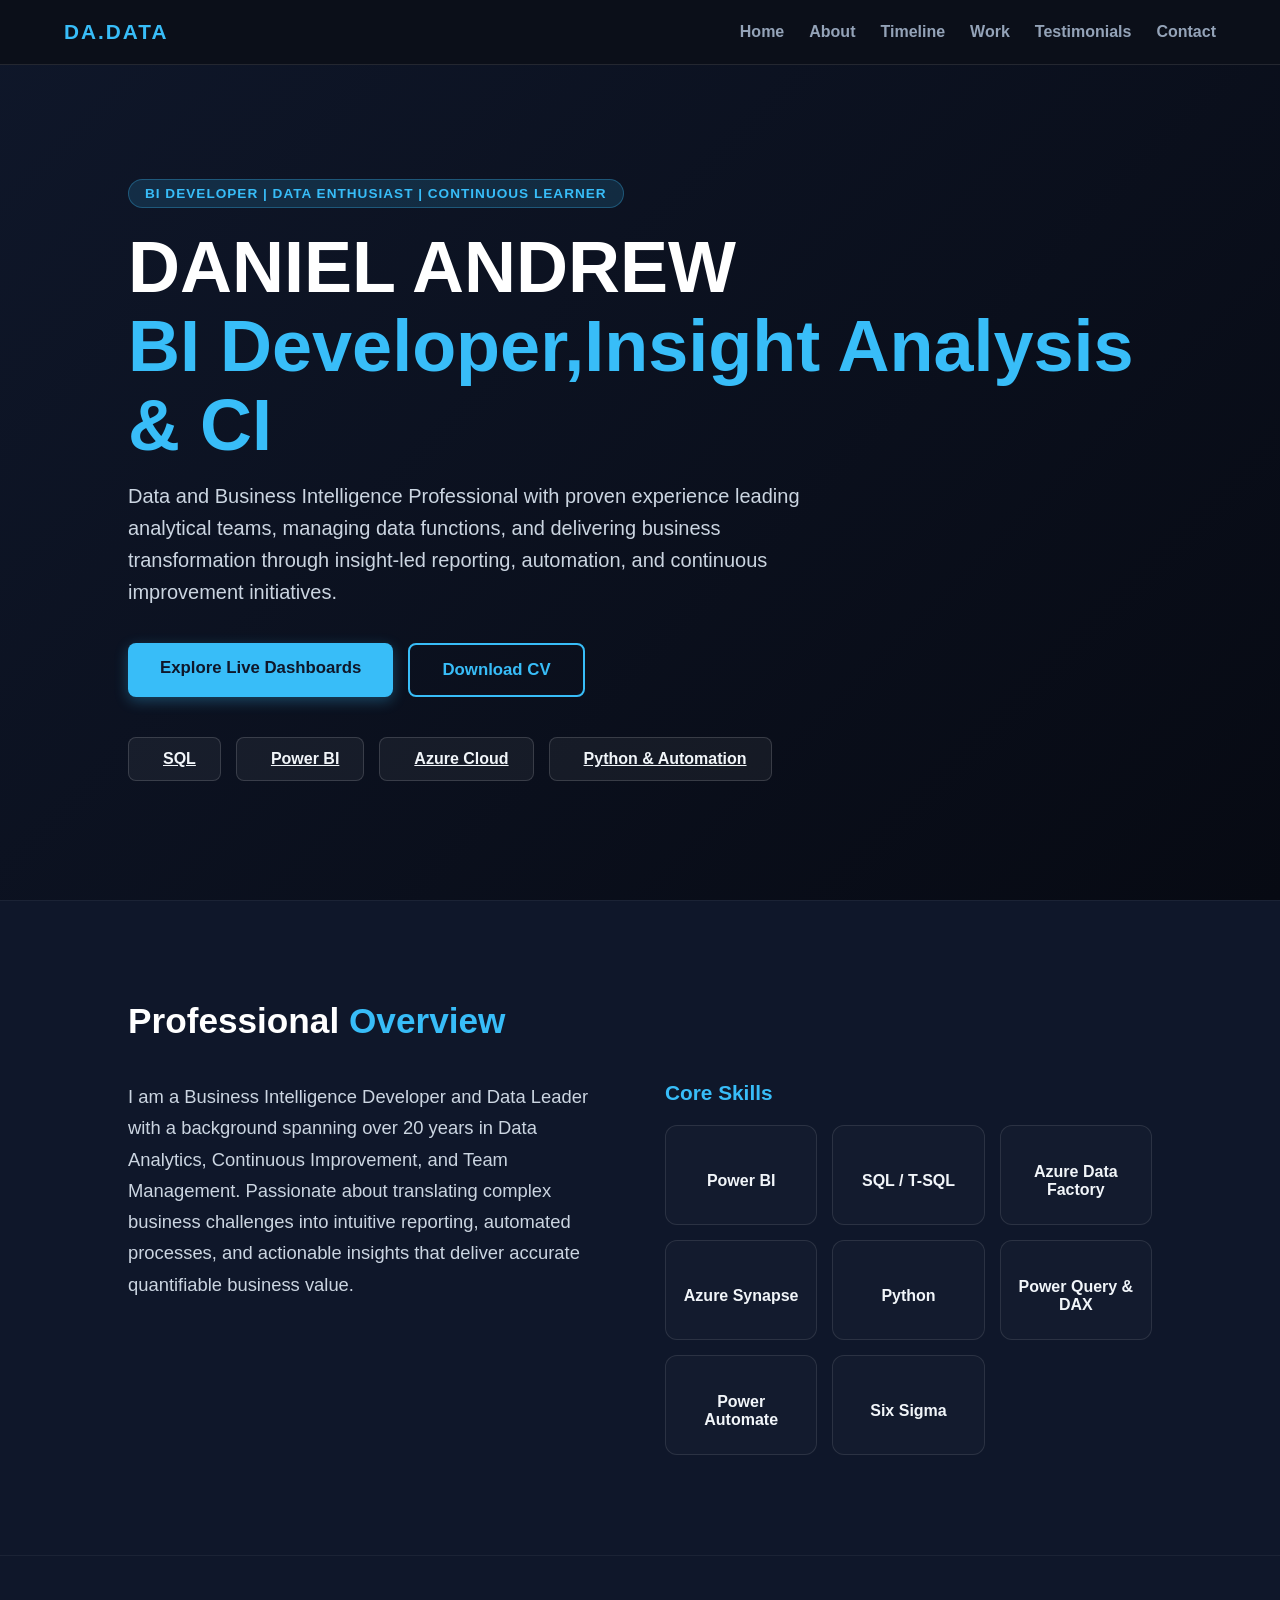
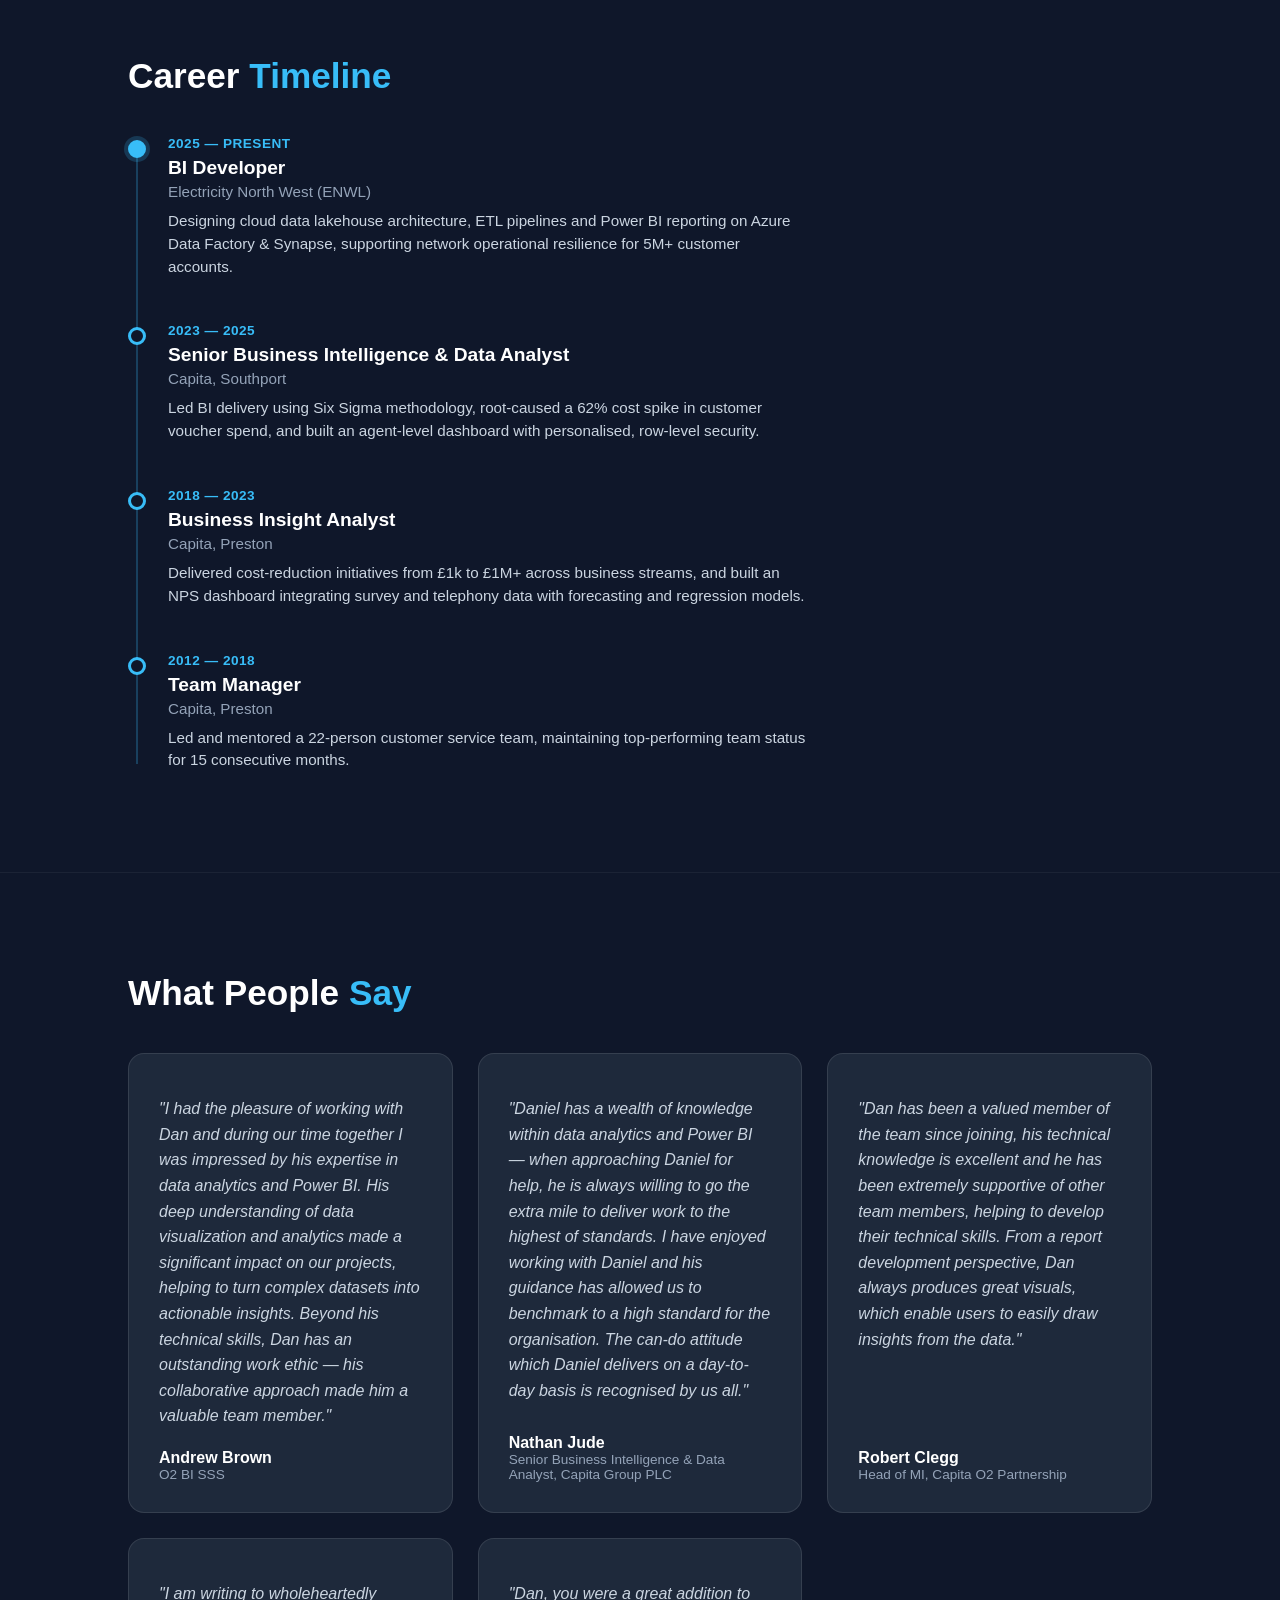
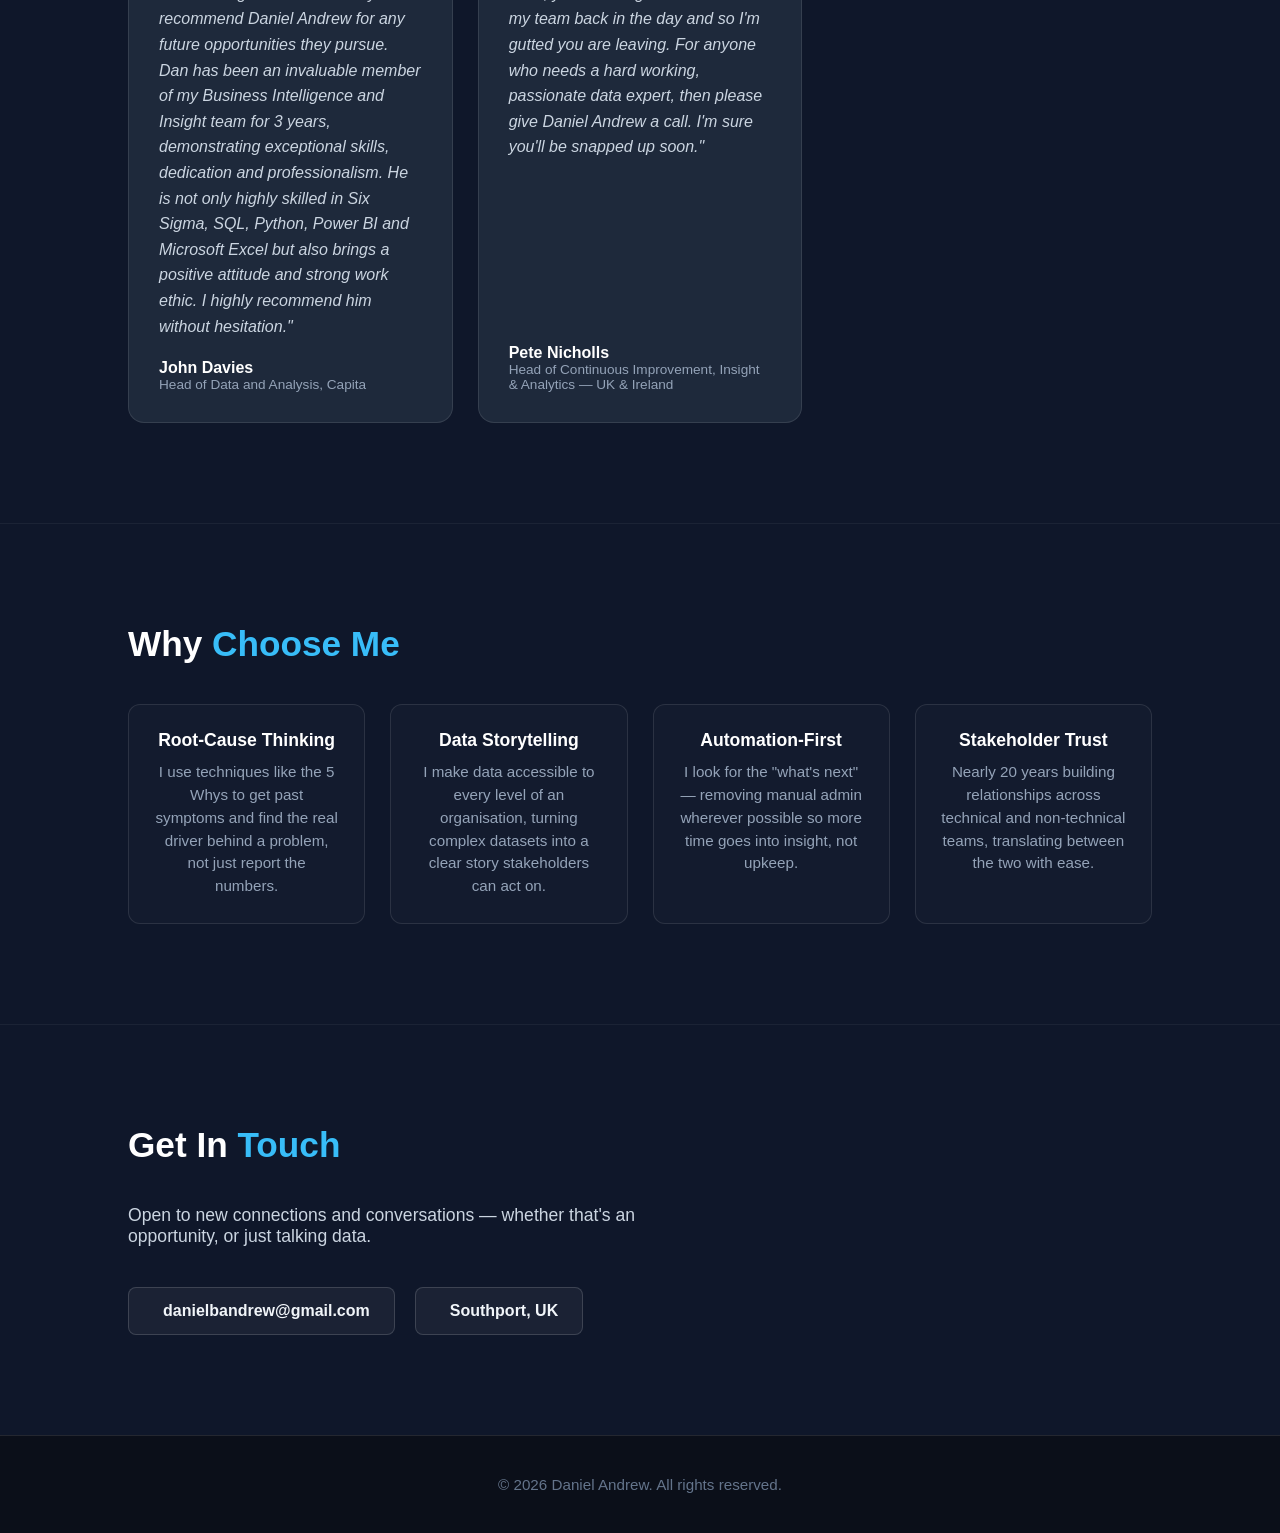
<file: index.html>
<!DOCTYPE HTML> 
<html lang="en">
<head>
    <title>Daniel Andrew | Data Portfolio</title>
    <meta charset="utf-8" />
    <meta name="viewport" content="width=device-width, initial-scale=1, maximum-scale=1">
    <!-- Clean, updated icon kit library -->
    <link rel="stylesheet" href="https://cloudflare.com" />
    <style>
        /* 1. MASTER STRIP & BODY BACKGROUND COLOR */
        * { margin: 0; padding: 0; box-sizing: border-box; }

        html, body { 
            width: 100%; 
            background: #0f172a; /* Solid Slate Charcoal Midnight Blue */
            color: #ffffff; /* Pure solid white text to stop background blending */
            font-family: 'Segoe UI', Roboto, Helvetica, Arial, sans-serif;
            scroll-behavior: smooth;
            overflow-x: hidden;
        }

        /* 2. PREMIUM HEADER NAVIGATION MENU */
        header {
            position: fixed;
            top: 0;
            left: 0;
            width: 100%;
            padding: 20px 5%;
            display: flex;
            justify-content: space-between;
            align-items: center;
            background: #0b0f19;
            border-bottom: 1px solid rgba(255, 255, 255, 0.1);
            z-index: 1000;
        }

        .logo {
            font-weight: 800;
            font-size: 1.3rem;
            letter-spacing: 2px;
            color: #38bdf8; /* Vibrant sky-blue text */
        }

        header nav ul {
            display: flex;
            list-style: none;
            gap: 25px;
        }

        header nav ul li a {
            color: #94a3b8;
            text-decoration: none;
            font-size: 1rem;
            font-weight: 600;
            transition: color 0.2s;
        }

        header nav ul li a:hover {
            color: #38bdf8;
        }

        /* 3. CORE HERO INTRO SECTION */
        #intro {
            min-height: 100vh;
            width: 100%;
            display: flex;
            flex-direction: column;
            justify-content: center;
            align-items: flex-start;
            padding: 120px 10% 60px 10%;
            background: linear-gradient(135deg, #0f172a 0%, #070a13 100%);
        }

        .badge {
            background: rgba(56, 189, 248, 0.15);
            color: #38bdf8;
            padding: 6px 16px;
            border-radius: 20px;
            font-size: 0.85rem;
            font-weight: 700;
            letter-spacing: 1px;
            text-transform: uppercase;
            margin-bottom: 20px;
            border: 1px solid rgba(56, 189, 248, 0.3);
            display: inline-block;
        }

        #intro h1 { 
            font-size: clamp(2.5rem, 6vw, 4.5rem); 
            font-weight: 800;
            line-height: 1.1;
            color: #ffffff;
            margin-bottom: 15px;
        }

        #intro h1 span {
            color: #38bdf8; /* Explicit color to keep accent texts always showing up */
        }

        #intro p {
            max-width: 700px;
            font-size: 1.25rem;
            line-height: 1.6;
            color: #cbd5e1;
            margin-bottom: 35px;
        }

        /* LIVE DASHBOARDS CALL TO ACTION BUTTON */
        .cta-btn {
            display: inline-block;
            background-color: #38bdf8;
            color: #0f172a;
            padding: 15px 32px;
            border-radius: 8px;
            text-decoration: none;
            font-weight: 700;
            font-size: 1.05rem;
            transition: background-color 0.2s, transform 0.2s;
            margin-bottom: 40px;
            box-shadow: 0 4px 14px rgba(56, 189, 248, 0.3);
        }

        .cta-btn:hover {
            background-color: #0ea5e9;
            transform: translateY(-2px);
        }

        /* SECONDARY OUTLINE BUTTON — used for CV download */
        .cta-btn.secondary {
            background-color: transparent;
            color: #38bdf8;
            border: 2px solid #38bdf8;
            box-shadow: none;
        }

        .cta-btn.secondary:hover {
            background-color: rgba(56, 189, 248, 0.1);
            transform: translateY(-2px);
        }

        /* ROW WRAPPER — keeps both CTA buttons side by side inside the column-flex hero */
        .cta-row {
            display: flex;
            flex-wrap: wrap;
            gap: 15px;
            margin-bottom: 40px;
        }

        .cta-row .cta-btn {
            margin-bottom: 0;
        }

        /* TECH BADGE COMPONENT SYSTEM */
        .hero-badges {
            display: flex;
            gap: 15px;
            flex-wrap: wrap;
            width: 100%;
        }

        .hero-badge {
            background: rgba(255, 255, 255, 0.05);
            border: 1px solid rgba(255, 255, 255, 0.15);
            padding: 12px 24px;
            border-radius: 8px;
            font-size: 1rem;
            font-weight: 600;
            display: flex;
            align-items: center;
            gap: 10px;
            color: #f1f5f9;
        }

        .hero-badge i {
            color: #38bdf8;
            font-size: 1.2rem;
        }

        /* 4. SECTIONS CONTENT LAYOUT */
        .section {
            width: 100%;
            padding: 100px 10%;
            display: flex;
            flex-direction: column;
            background-color: #0f172a;
            border-top: 1px solid rgba(255, 255, 255, 0.05);
        }

        .section-title {
            font-size: 2.2rem;
            font-weight: 800;
            margin-bottom: 40px;
            color: #ffffff;
        }

        .section-title span {
            color: #38bdf8;
        }

        /* 5. ABOUT ROW ELEMENTS */
        .about-layout {
            display: grid;
            grid-template-columns: 1fr 1fr;
            gap: 50px;
            align-items: start;
        }

        .about-text {
            font-size: 1.15rem;
            line-height: 1.7;
            color: #cbd5e1;
        }

        .skills-grid { 
            display: grid; 
            grid-template-columns: repeat(auto-fit, minmax(140px, 1fr)); 
            gap: 15px; 
            width: 100%;
        }

        .skill-card { 
            display: flex;
            flex-direction: column;
            align-items: center;
            justify-content: center;
            text-align: center; 
            padding: 25px 15px; 
            border: 1px solid rgba(255, 255, 255, 0.1); 
            border-radius: 12px;
            background: rgba(255, 255, 255, 0.02);
        }

        .skill-card i { 
            font-size: 2.2em; 
            color: #38bdf8; 
            margin-bottom: 12px; 
        }

        .skill-card p {
            font-size: 1rem;
            font-weight: 600;
            color: #f1f5f9;
        }

        /* 6. TRUE GRID PROJECT CARDS GALLERY */
        .gallery { 
            display: grid; 
            grid-template-columns: repeat(auto-fit, minmax(320px, 1fr)); 
            gap: 30px; 
            width: 100%;
        }

        .gallery-item { 
            background: #1e293b; /* Dark card background */
            border: 1px solid rgba(255, 255, 255, 0.1);
            border-radius: 16px; 
            overflow: hidden; 
            display: flex;
            flex-direction: column;
        }

        .image-wrapper {
            width: 100%;
            height: 220px;
            background: #0f172a;
        }

        .gallery-item img { 
            width: 100%; 
            height: 100%; 
            object-fit: cover;
            display: block;
        }

        .project-info {
            padding: 25px;
        }

        .project-tags {
            display: flex;
            gap: 8px;
            margin-bottom: 12px;
        }

        .tag {
            font-size: 0.8rem;
            background: rgba(56, 189, 248, 0.1);
            color: #38bdf8;
            padding: 4px 12px;
            border-radius: 6px;
            font-weight: 600;
        }

        .project-info h3 {
            font-size: 1.3rem;
            color: #ffffff;
            margin-bottom: 10px;
            font-weight: 700;
        }

        .project-info p {
            font-size: 1rem;
            color: #94a3b8;
            line-height: 1.5;
        }

        /* TESTIMONIAL CARDS */
        .testimonial-grid {
            display: grid;
            grid-template-columns: repeat(auto-fit, minmax(320px, 1fr));
            gap: 25px;
            width: 100%;
        }

        .testimonial-card {
            background: #1e293b;
            border: 1px solid rgba(255, 255, 255, 0.1);
            border-radius: 16px;
            padding: 30px;
            display: flex;
            flex-direction: column;
        }

        .testimonial-card i.quote-mark {
            color: #38bdf8;
            font-size: 1.6rem;
            margin-bottom: 12px;
            opacity: 0.7;
        }

        .testimonial-text {
            color: #cbd5e1;
            font-size: 1rem;
            line-height: 1.6;
            font-style: italic;
            margin-bottom: 20px;
            flex-grow: 1;
        }

        .testimonial-author {
            font-weight: 700;
            color: #ffffff;
            font-size: 1rem;
        }

        .testimonial-role {
            color: #94a3b8;
            font-size: 0.85rem;
        }

        /* WHY CHOOSE ME */
        .why-grid {
            display: grid;
            grid-template-columns: repeat(auto-fit, minmax(220px, 1fr));
            gap: 25px;
            width: 100%;
        }

        .why-card {
            padding: 25px;
            border: 1px solid rgba(255, 255, 255, 0.1);
            border-radius: 12px;
            background: rgba(255, 255, 255, 0.02);
            text-align: center;
        }

        .why-card i {
            font-size: 2rem;
            color: #38bdf8;
            margin-bottom: 15px;
        }

        .why-card h3 {
            font-size: 1.1rem;
            color: #ffffff;
            margin-bottom: 10px;
        }

        .why-card p {
            font-size: 0.95rem;
            color: #94a3b8;
            line-height: 1.5;
        }

        /* CONTACT SECTION */
        .contact-links {
            display: flex;
            flex-wrap: wrap;
            gap: 20px;
            margin-top: 10px;
        }

        .contact-link {
            display: flex;
            align-items: center;
            gap: 10px;
            color: #f1f5f9;
            text-decoration: none;
            background: rgba(255, 255, 255, 0.05);
            border: 1px solid rgba(255, 255, 255, 0.15);
            padding: 14px 24px;
            border-radius: 8px;
            font-weight: 600;
            transition: border-color 0.2s, color 0.2s;
        }

        .contact-link i {
            color: #38bdf8;
        }

        .contact-link:hover {
            border-color: #38bdf8;
            color: #38bdf8;
        }

        /* CAREER TIMELINE */
        .timeline {
            position: relative;
            max-width: 800px;
            padding-left: 40px;
        }

        .timeline::before {
            content: '';
            position: absolute;
            left: 8px;
            top: 8px;
            bottom: 8px;
            width: 2px;
            background: rgba(56, 189, 248, 0.25);
        }

        .timeline-item {
            position: relative;
            padding-bottom: 45px;
        }

        .timeline-item:last-child {
            padding-bottom: 0;
        }

        .timeline-dot {
            position: absolute;
            left: -40px;
            top: 4px;
            width: 18px;
            height: 18px;
            border-radius: 50%;
            background: #0f172a;
            border: 3px solid #38bdf8;
        }

        .timeline-item.current .timeline-dot {
            background: #38bdf8;
            box-shadow: 0 0 0 4px rgba(56, 189, 248, 0.2);
        }

        .timeline-dates {
            font-size: 0.85rem;
            color: #38bdf8;
            font-weight: 700;
            letter-spacing: 0.5px;
            text-transform: uppercase;
            margin-bottom: 6px;
        }

        .timeline-item h3 {
            font-size: 1.2rem;
            color: #ffffff;
            margin-bottom: 4px;
        }

        .timeline-item .timeline-company {
            font-size: 0.95rem;
            color: #94a3b8;
            margin-bottom: 10px;
        }

        .timeline-item p.timeline-desc {
            font-size: 0.95rem;
            color: #cbd5e1;
            line-height: 1.5;
            max-width: 640px;
        }

        /* 7. FOOTER CONTAINER RULES */
        footer {
            background: #0b0f19;
            text-align: center;
            border-top: 1px solid rgba(255, 255, 255, 0.1);
            padding: 40px 0;
            color: #64748b;
            font-size: 0.95rem;
        }

        /* 8. RESPONSIVE MEDIA GRID SCALES */
        @media (max-width: 968px) {
            .about-layout {
                grid-template-columns: 1fr;
                gap: 40px;
            }
            #intro { padding: 100px 5% 40px 5%; }
            .section { padding: 80px 5%; }
        }
    </style>
</head>
<body>

    <!-- CORE HEADER MAIN NAVIGATION -->
    <header>
        <div class="logo">DA.DATA</div>
        <nav>
            <ul>
                <li><a href="#intro">Home</a></li>
                <li><a href="#about">About</a></li>
                <li><a href="#timeline">Timeline</a></li>
                <li><a href="#projects">Work</a></li>
                <li><a href="#testimonials">Testimonials</a></li>
                <li><a href="#contact">Contact</a></li>
            </ul>
        </nav>
    </header>

    <!-- INTRO LANDING BLOCK WITH SECURE RESTRUCTURED BADGES -->
    <section id="intro">
        <div class="badge">BI Developer | Data Enthusiast | Continuous Learner</div>
        <h1>DANIEL ANDREW<br><span>BI Developer,Insight Analysis & CI</span></h1>
        <p>Data and Business Intelligence Professional with proven experience leading analytical teams, managing data functions, and delivering business transformation through insight-led reporting, automation, and continuous improvement initiatives.</p>
        
        <!-- TARGET CALL TO ACTION LINK BUTTON -->
        <div class="cta-row">
            <a href="#projects" class="cta-btn">Explore Live Dashboards</a>
            <a href="Daniel_Andrew_BI_Developer_CV.pdf" class="cta-btn secondary" download>Download CV</a>
        </div>
        
        <!-- RENDER SAFE TECH EMBED LABELS -->
<div class="hero-badges">

    <a href="sql-projects.html" class="hero-badge">
        <i class="fas fa-database"></i> SQL
    </a>

    <a href="powerbi-projects.html" class="hero-badge">
        <i class="fas fa-chart-line"></i> Power BI
    </a>

    <a href="azure-projects.html" class="hero-badge">
        <i class="fas fa-cloud"></i> Azure Cloud
    </a>

<a href="python-projects.html" class="hero-badge">
    <i class="fas fa-code"></i> Python & Automation
</a>


</div>
        </section>
    
    <!-- PROFESSIONAL NARRATIVE SECTION -->
    <section id="about" class="section">
        <h2 class="section-title">Professional <span>Overview</span></h2>
        <div class="about-layout">
            <div class="about-text">
                <p>
                    I am a Business Intelligence Developer and Data Leader with a background spanning over 20 years in Data Analytics, Continuous Improvement, and Team Management. Passionate about translating complex business challenges into intuitive reporting, automated processes, and actionable insights that deliver accurate quantifiable business value.
                    <br><br>
                </p>
            </div>

            <div>
                <h3 style="font-size: 1.3rem; font-weight: 700; color: #38bdf8; margin-bottom: 20px;">Core Skills</h3>
                <div class="skills-grid">
                    <div class="skill-card">
                        <i class="fas fa-chart-line"></i>
                        <p>Power BI</p>
                    </div>
                    <div class="skill-card">
                        <i class="fas fa-database"></i>
                        <p>SQL / T-SQL</p>
                    </div>
                    <div class="skill-card">
                        <i class="fas fa-cloud"></i>
                        <p>Azure Data Factory</p>
                    </div>
                    <div class="skill-card">
                        <i class="fas fa-layer-group"></i>
                        <p>Azure Synapse</p>
                    </div>
                    <div class="skill-card">
                        <i class="fas fa-code"></i>
                        <p>Python</p>
                    </div>
                    <div class="skill-card">
                        <i class="fas fa-table"></i>
                        <p>Power Query &amp; DAX</p>
                    </div>
                    <div class="skill-card">
                        <i class="fas fa-bolt"></i>
                        <p>Power Automate</p>
                    </div>
                    <div class="skill-card">
                        <i class="fas fa-bullseye"></i>
                        <p>Six Sigma</p>
                    </div>
                </div>
            </div>
        </div>
    </section>

    <!-- CAREER TIMELINE SECTION -->
    <section id="timeline" class="section">
        <h2 class="section-title">Career <span>Timeline</span></h2>
        <div class="timeline">

            <div class="timeline-item current">
                <div class="timeline-dot"></div>
                <div class="timeline-dates">2025 — Present</div>
                <h3>BI Developer</h3>
                <div class="timeline-company">Electricity North West (ENWL)</div>
                <p class="timeline-desc">
                    Designing cloud data lakehouse architecture, ETL pipelines and Power BI reporting on Azure
                    Data Factory & Synapse, supporting network operational resilience for 5M+ customer accounts.
                </p>
            </div>

            <div class="timeline-item">
                <div class="timeline-dot"></div>
                <div class="timeline-dates">2023 — 2025</div>
                <h3>Senior Business Intelligence & Data Analyst</h3>
                <div class="timeline-company">Capita, Southport</div>
                <p class="timeline-desc">
                    Led BI delivery using Six Sigma methodology, root-caused a 62% cost spike in customer
                    voucher spend, and built an agent-level dashboard with personalised, row-level security.
                </p>
            </div>

            <div class="timeline-item">
                <div class="timeline-dot"></div>
                <div class="timeline-dates">2018 — 2023</div>
                <h3>Business Insight Analyst</h3>
                <div class="timeline-company">Capita, Preston</div>
                <p class="timeline-desc">
                    Delivered cost-reduction initiatives from £1k to £1M+ across business streams, and built
                    an NPS dashboard integrating survey and telephony data with forecasting and regression models.
                </p>
            </div>

            <div class="timeline-item">
                <div class="timeline-dot"></div>
                <div class="timeline-dates">2012 — 2018</div>
                <h3>Team Manager</h3>
                <div class="timeline-company">Capita, Preston</div>
                <p class="timeline-desc">
                    Led and mentored a 22-person customer service team, maintaining top-performing team status
                    for 15 consecutive months.
                </p>
            </div>

        </div>
    </section>

    <!-- TESTIMONIALS SECTION -->
    <section id="testimonials" class="section">
        <h2 class="section-title">What People <span>Say</span></h2>
        <div class="testimonial-grid">

            <div class="testimonial-card">
                <i class="fas fa-quote-left quote-mark"></i>
                <p class="testimonial-text">
                    "I had the pleasure of working with Dan and during our time together I was impressed by his
                    expertise in data analytics and Power BI. His deep understanding of data visualization and
                    analytics made a significant impact on our projects, helping to turn complex datasets into
                    actionable insights. Beyond his technical skills, Dan has an outstanding work ethic — his
                    collaborative approach made him a valuable team member."
                </p>
                <div class="testimonial-author">Andrew Brown</div>
                <div class="testimonial-role">O2 BI SSS</div>
            </div>

            <div class="testimonial-card">
                <i class="fas fa-quote-left quote-mark"></i>
                <p class="testimonial-text">
                    "Daniel has a wealth of knowledge within data analytics and Power BI — when approaching Daniel
                    for help, he is always willing to go the extra mile to deliver work to the highest of
                    standards. I have enjoyed working with Daniel and his guidance has allowed us to benchmark
                    to a high standard for the organisation. The can-do attitude which Daniel delivers on a
                    day-to-day basis is recognised by us all."
                </p>
                <div class="testimonial-author">Nathan Jude</div>
                <div class="testimonial-role">Senior Business Intelligence & Data Analyst, Capita Group PLC</div>
            </div>

            <div class="testimonial-card">
                <i class="fas fa-quote-left quote-mark"></i>
                <p class="testimonial-text">
                    "Dan has been a valued member of the team since joining, his technical knowledge is
                    excellent and he has been extremely supportive of other team members, helping to develop
                    their technical skills. From a report development perspective, Dan always produces great
                    visuals, which enable users to easily draw insights from the data."
                </p>
                <div class="testimonial-author">Robert Clegg</div>
                <div class="testimonial-role">Head of MI, Capita O2 Partnership</div>
            </div>

            <div class="testimonial-card">
                <i class="fas fa-quote-left quote-mark"></i>
                <p class="testimonial-text">
                    "I am writing to wholeheartedly recommend Daniel Andrew for any future opportunities they
                    pursue. Dan has been an invaluable member of my Business Intelligence and Insight team for
                    3 years, demonstrating exceptional skills, dedication and professionalism. He is not only
                    highly skilled in Six Sigma, SQL, Python, Power BI and Microsoft Excel but also brings a
                    positive attitude and strong work ethic. I highly recommend him without hesitation."
                </p>
                <div class="testimonial-author">John Davies</div>
                <div class="testimonial-role">Head of Data and Analysis, Capita</div>
            </div>

            <div class="testimonial-card">
                <i class="fas fa-quote-left quote-mark"></i>
                <p class="testimonial-text">
                    "Dan, you were a great addition to my team back in the day and so I'm gutted you are
                    leaving. For anyone who needs a hard working, passionate data expert, then please give
                    Daniel Andrew a call. I'm sure you'll be snapped up soon."
                </p>
                <div class="testimonial-author">Pete Nicholls</div>
                <div class="testimonial-role">Head of Continuous Improvement, Insight & Analytics — UK & Ireland</div>
            </div>

        </div>
    </section>

    <!-- WHY CHOOSE ME SECTION -->
    <section id="why-me" class="section">
        <h2 class="section-title">Why <span>Choose Me</span></h2>
        <div class="why-grid">
            <div class="why-card">
                <i class="fas fa-search"></i>
                <h3>Root-Cause Thinking</h3>
                <p>I use techniques like the 5 Whys to get past symptoms and find the real driver behind a problem, not just report the numbers.</p>
            </div>
            <div class="why-card">
                <i class="fas fa-comments"></i>
                <h3>Data Storytelling</h3>
                <p>I make data accessible to every level of an organisation, turning complex datasets into a clear story stakeholders can act on.</p>
            </div>
            <div class="why-card">
                <i class="fas fa-cogs"></i>
                <h3>Automation-First</h3>
                <p>I look for the "what's next" — removing manual admin wherever possible so more time goes into insight, not upkeep.</p>
            </div>
            <div class="why-card">
                <i class="fas fa-handshake"></i>
                <h3>Stakeholder Trust</h3>
                <p>Nearly 20 years building relationships across technical and non-technical teams, translating between the two with ease.</p>
            </div>
        </div>
    </section>

    <!-- CONTACT SECTION -->
    <section id="contact" class="section">
        <h2 class="section-title">Get In <span>Touch</span></h2>
        <p style="color:#cbd5e1; font-size: 1.1rem; max-width: 600px; margin-bottom: 30px;">
            Open to new connections and conversations — whether that's an opportunity, or just talking data.
        </p>
        <div class="contact-links">
            <a href="mailto:danielbandrew@gmail.com" class="contact-link">
                <i class="fas fa-envelope"></i> danielbandrew@gmail.com
            </a>
            <div class="contact-link" style="cursor: default;">
                <i class="fas fa-map-marker-alt"></i> Southport, UK
            </div>
        </div>
    </section>

    <footer>
        &copy; 2026 Daniel Andrew. All rights reserved.
    </footer>

</body>
</html>
</file>
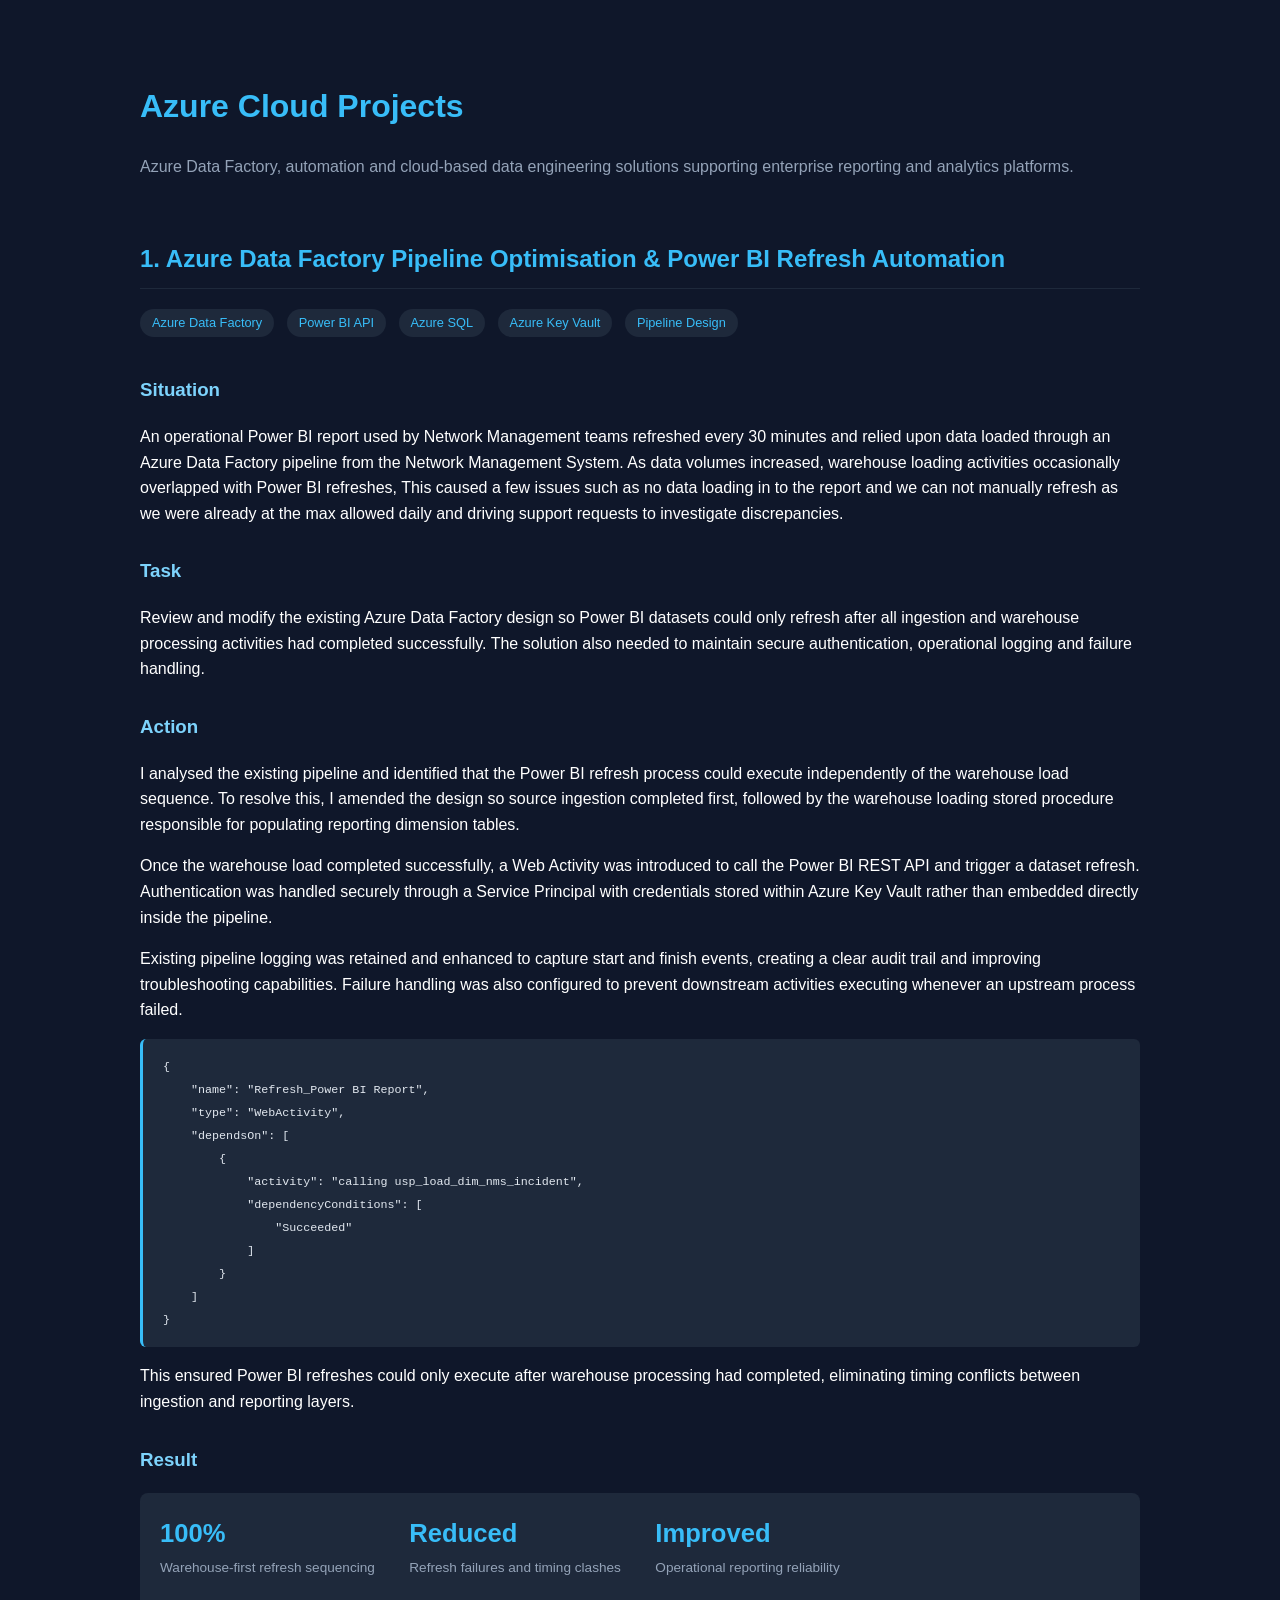
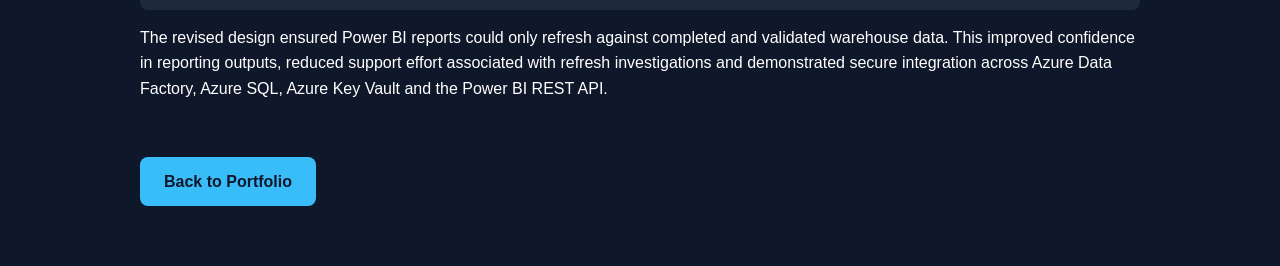
<file: azure-projects.html>
<!DOCTYPE html>
<html lang="en">

<head>
    <meta charset="UTF-8">
    <meta name="viewport" content="width=device-width, initial-scale=1.0">
    <title>Azure Projects | Daniel Andrew</title>

    <style>
        body {
            background: #0f172a;
            color: #ffffff;
            font-family: 'Segoe UI', sans-serif;
            max-width: 1000px;
            margin: auto;
            padding: 60px 30px;
            line-height: 1.6;
        }

        h1 {
            color: #38bdf8;
        }

        h2 {
            margin-top: 60px;
            color: #38bdf8;
            border-bottom: 1px solid #1e293b;
            padding-bottom: 10px;
        }

        h3 {
            color: #7dd3fc;
            margin-top: 30px;
        }

        .section {
            margin-bottom: 25px;
        }

        .tag {
            display: inline-block;
            background: #1e293b;
            color: #38bdf8;
            padding: 4px 12px;
            border-radius: 20px;
            font-size: 0.8em;
            margin-right: 8px;
            margin-bottom: 8px;
        }

        pre {
            background: #1e293b;
            border-left: 3px solid #38bdf8;
            padding: 16px 20px;
            border-radius: 6px;
            overflow-x: auto;
            font-family: 'Consolas', 'Courier New', monospace;
            font-size: 0.9em;
            color: #e2e8f0;
        }

        .result-box {
            background: #1e293b;
            border-radius: 8px;
            padding: 20px;
            margin-top: 15px;
        }

        .stat {
            display: inline-block;
            margin-right: 30px;
            margin-bottom: 10px;
        }

        .stat-value {
            font-size: 1.6em;
            font-weight: bold;
            color: #38bdf8;
            display: block;
        }

        .stat-label {
            font-size: 0.85em;
            color: #94a3b8;
        }

        .back-btn {
            display: inline-block;
            margin-top: 30px;
            background: #38bdf8;
            color: #0f172a;
            padding: 12px 24px;
            text-decoration: none;
            border-radius: 8px;
            font-weight: bold;
        }

        .back-btn:hover {
            background: #7dd3fc;
        }
    </style>

</head>

<body>

    <h1>Azure Cloud Projects</h1>

    <p style="color:#94a3b8;">
        Azure Data Factory, automation and cloud-based data engineering solutions supporting
        enterprise reporting and analytics platforms.
    </p>

    <!-- ===================== PROJECT 1 ===================== -->

    <h2>1. Azure Data Factory Pipeline Optimisation & Power BI Refresh Automation</h2>

    <div>
        <span class="tag">Azure Data Factory</span>
        <span class="tag">Power BI API</span>
        <span class="tag">Azure SQL</span>
        <span class="tag">Azure Key Vault</span>
        <span class="tag">Pipeline Design</span>
    </div>

    <div class="section">
        <h3>Situation</h3>
        <p>
            An operational Power BI report used by Network Management teams refreshed every 30 minutes and
            relied upon data loaded through an Azure Data Factory pipeline from the Network Management System.
            As data volumes increased, warehouse loading activities occasionally overlapped with
            Power BI refreshes, This caused a few issues such as no data loading in to the report and we can not
            manually refresh as we were already at the max allowed daily and driving support requests to investigate discrepancies.
        </p>
    </div>

    <div class="section">
        <h3>Task</h3>
        <p>
            Review and modify the existing Azure Data Factory design so Power BI datasets could only
            refresh after all ingestion and warehouse processing activities had completed successfully. The
            solution also needed to maintain secure authentication, operational logging and failure handling.
        </p>
    </div>

    <div class="section">
        <h3>Action</h3>

        <p>
            I analysed the existing pipeline and identified that the Power BI refresh process could execute
            independently of the warehouse load sequence. To resolve this, I amended the design so
            source ingestion completed first, followed by the warehouse loading stored procedure responsible
            for populating reporting dimension tables.
        </p>

        <p>
            Once the warehouse load completed successfully, a Web Activity was introduced to call the
            Power BI REST API and trigger a dataset refresh. Authentication was handled securely through a
            Service Principal with credentials stored within Azure Key Vault rather than embedded directly
            inside the pipeline.
        </p>

        <p>
            Existing pipeline logging was retained and enhanced to capture start and finish events, creating
            a clear audit trail and improving troubleshooting capabilities. Failure handling was also
            configured to prevent downstream activities executing whenever an upstream process failed.
        </p>

        <pre><code>{
    "name": "Refresh_Power BI Report",
    "type": "WebActivity",
    "dependsOn": [
        {
            "activity": "calling usp_load_dim_nms_incident",
            "dependencyConditions": [
                "Succeeded"
            ]
        }
    ]
}</code></pre>

        <p>
            This ensured Power BI refreshes could only execute after warehouse processing had completed,
            eliminating timing conflicts between ingestion and reporting layers.
        </p>

    </div>

    <div class="section">
        <h3>Result</h3>

        <div class="result-box">

            <div class="stat">
                <span class="stat-value">100%</span>
                <span class="stat-label">Warehouse-first refresh sequencing</span>
            </div>

            <div class="stat">
                <span class="stat-value">Reduced</span>
                <span class="stat-label">Refresh failures and timing clashes</span>
            </div>

            <div class="stat">
                <span class="stat-value">Improved</span>
                <span class="stat-label">Operational reporting reliability</span>
            </div>

        </div>

        <p style="margin-top:15px;">
            The revised design ensured Power BI reports could only refresh against completed and
            validated warehouse data. This improved confidence in reporting outputs, reduced support effort
            associated with refresh investigations and demonstrated secure integration across Azure Data
            Factory, Azure SQL, Azure Key Vault and the Power BI REST API.
        </p>

    </div>

    <a href="index.html" class="back-btn">
        Back to Portfolio
    </a>

</body>

</html>
</file>
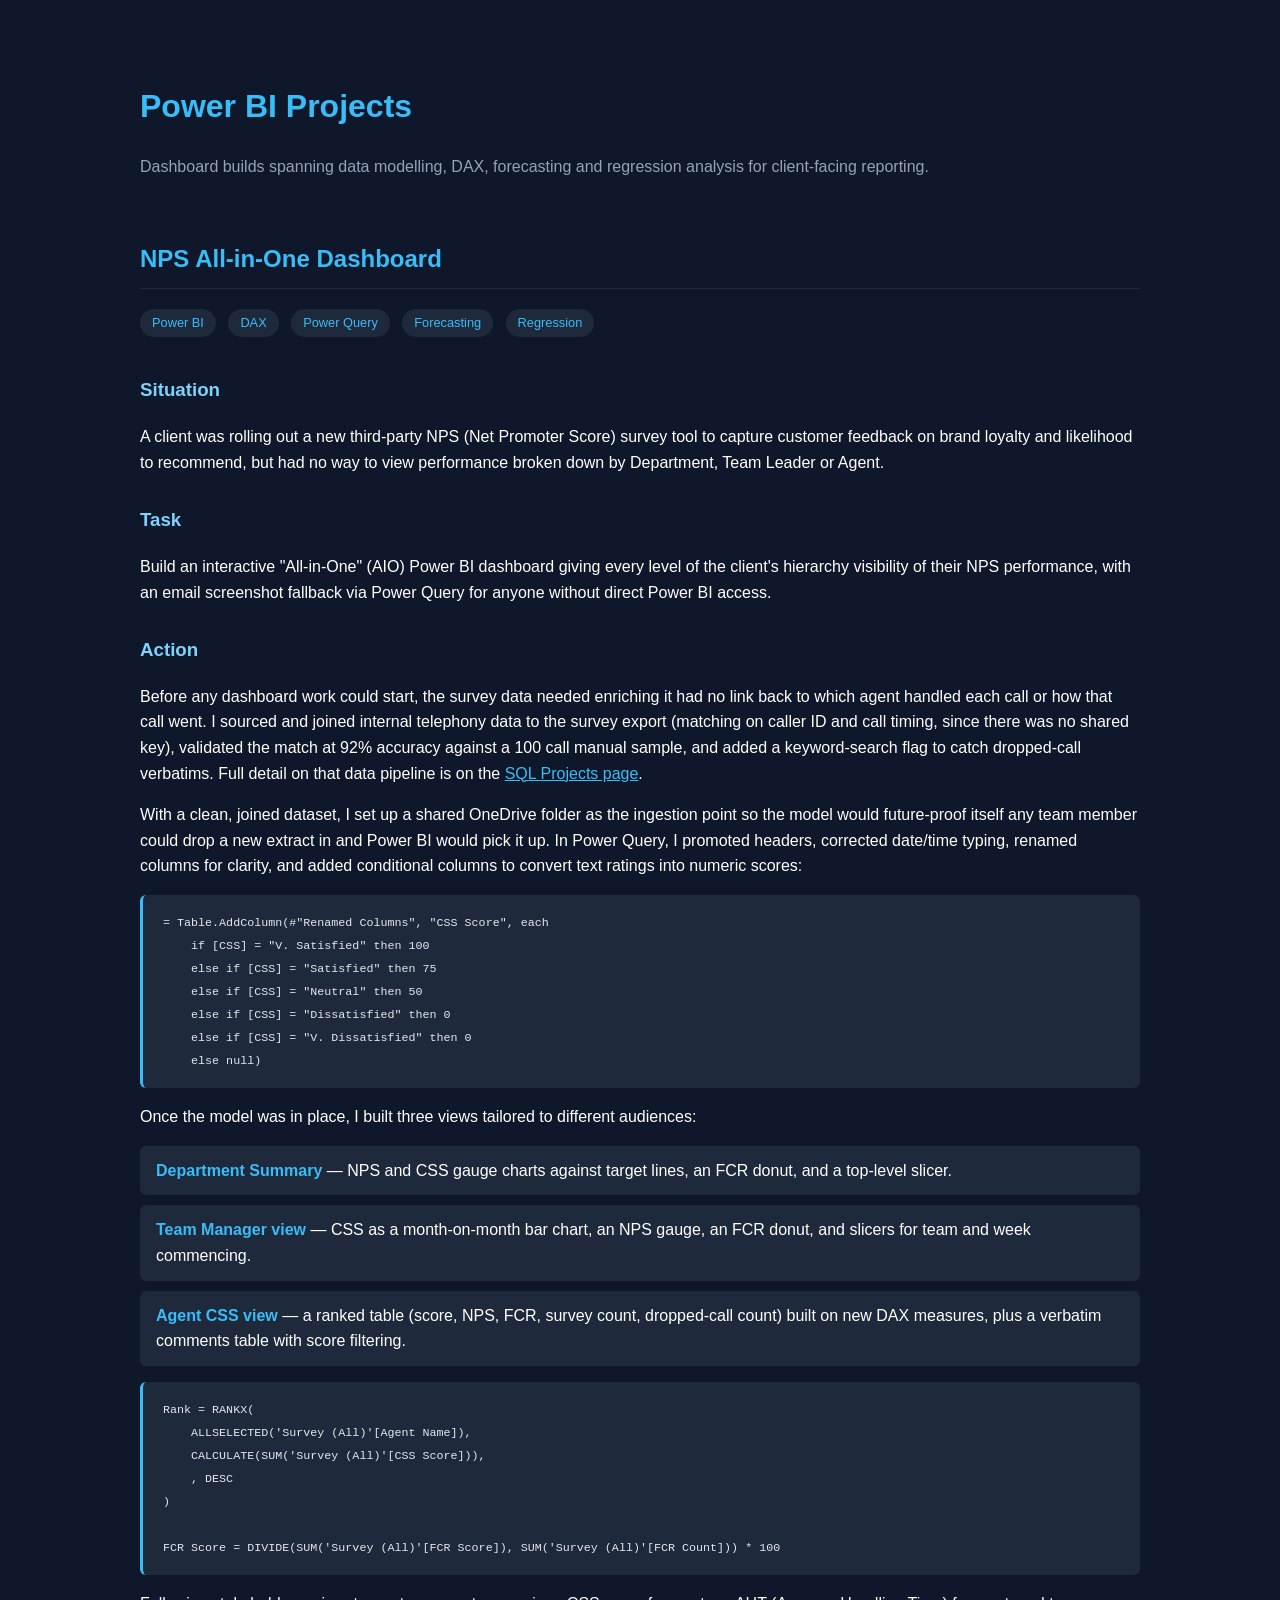
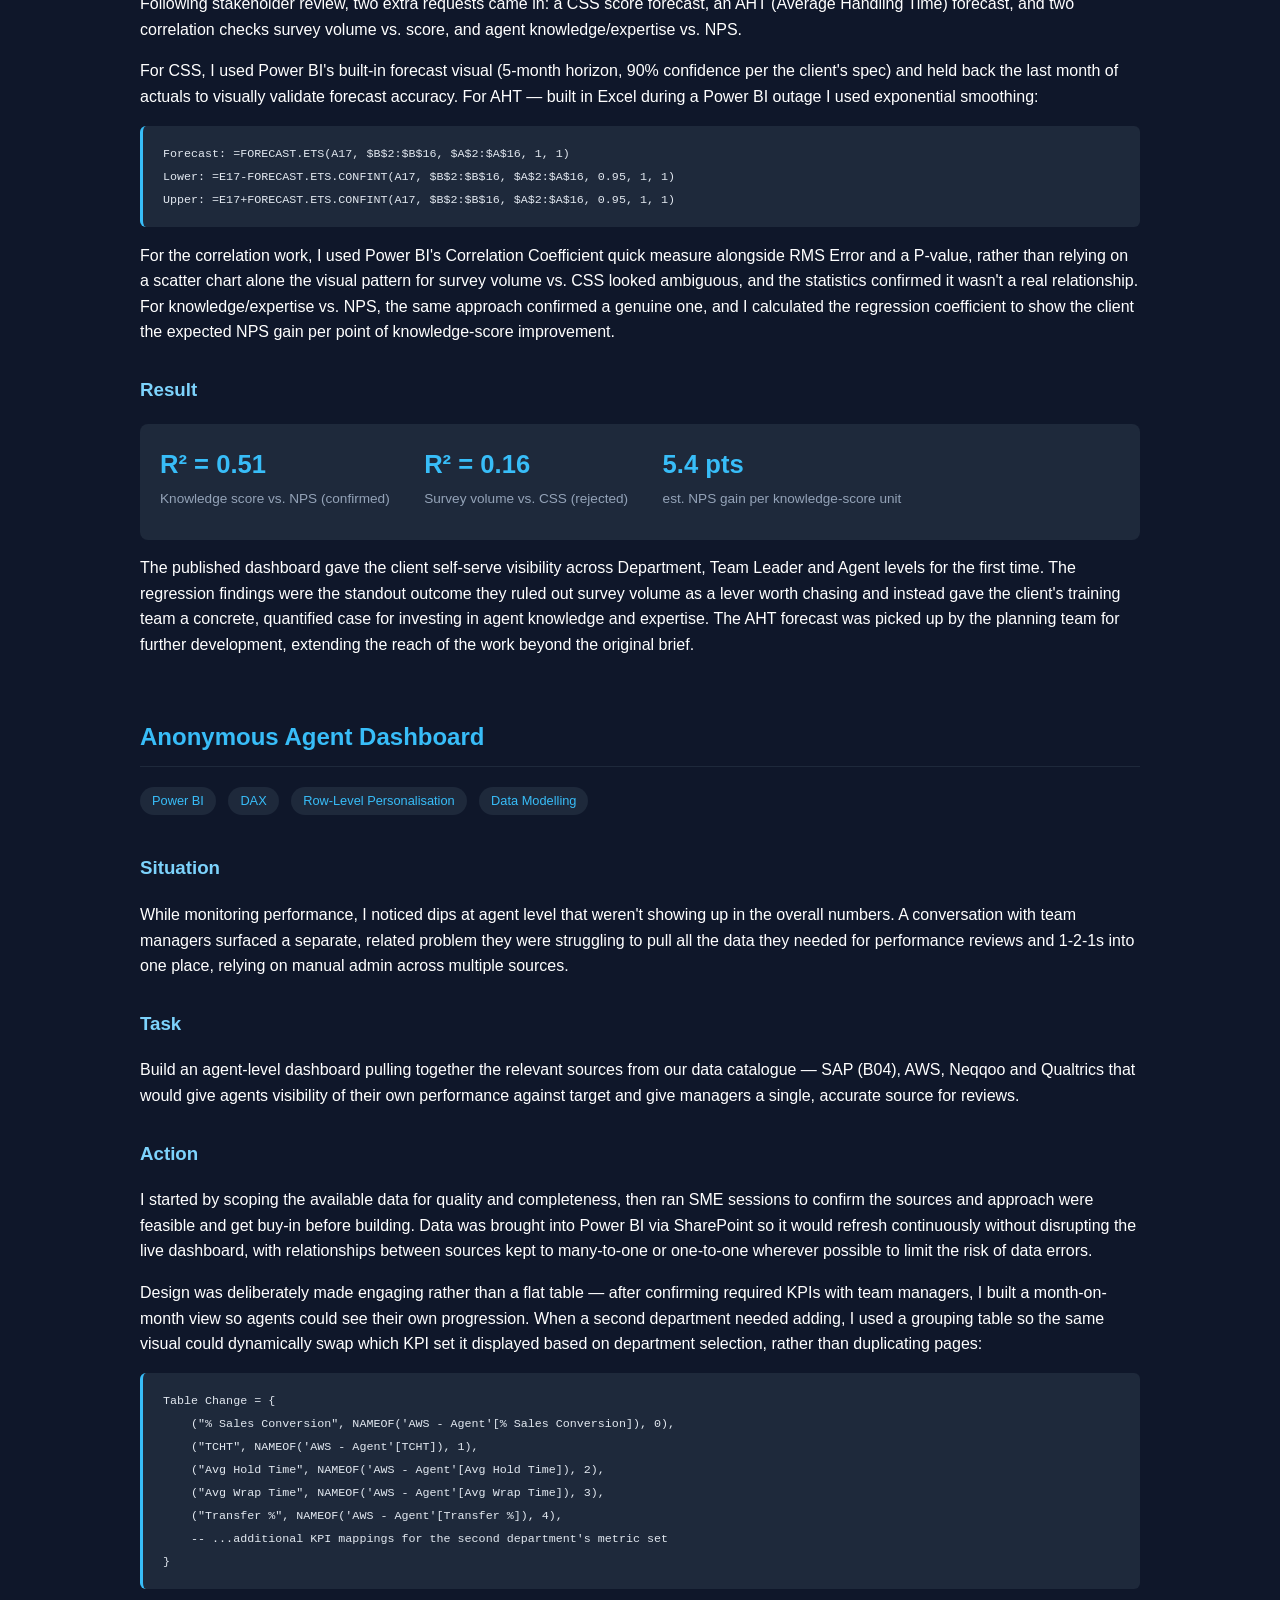
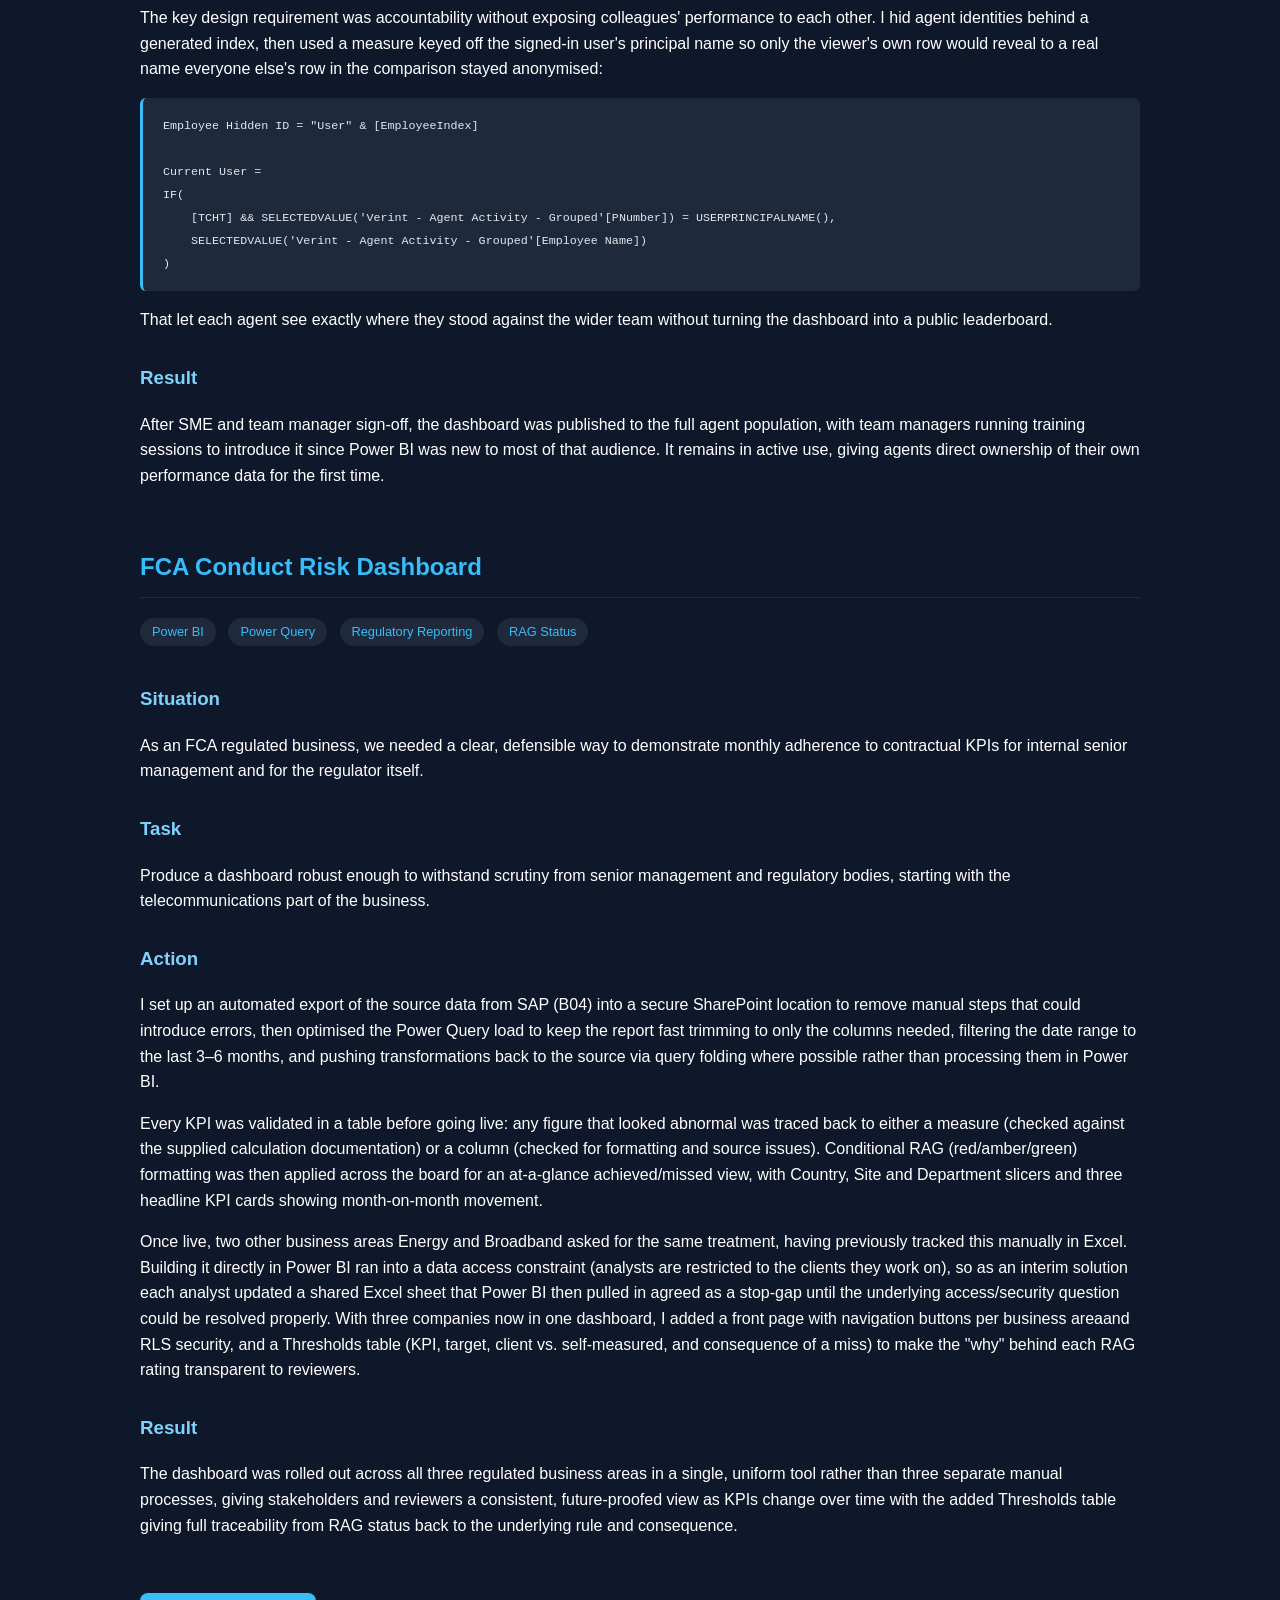
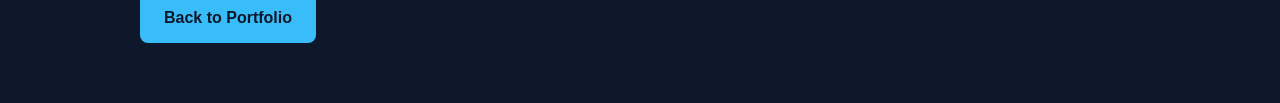
<file: powerbi-projects.html>
<!DOCTYPE html> 
<html lang="en">

<head>
    <meta charset="UTF-8">
    <meta name="viewport" content="width=device-width, initial-scale=1.0">
    <title>Power BI Projects | Daniel Andrew</title>

    <style>
        body {
            background: #0f172a;
            color: #ffffff;
            font-family: 'Segoe UI', sans-serif;
            max-width: 1000px;
            margin: auto;
            padding: 60px 30px;
            line-height: 1.6;
        }

        h1 {
            color: #38bdf8;
        }

        h2 {
            margin-top: 60px;
            color: #38bdf8;
            border-bottom: 1px solid #1e293b;
            padding-bottom: 10px;
        }

        h3 {
            color: #7dd3fc;
            margin-top: 30px;
        }

        .section {
            margin-bottom: 25px;
        }

        .tag {
            display: inline-block;
            background: #1e293b;
            color: #38bdf8;
            padding: 4px 12px;
            border-radius: 20px;
            font-size: 0.8em;
            margin-right: 8px;
            margin-bottom: 8px;
        }

        pre {
            background: #1e293b;
            border-left: 3px solid #38bdf8;
            padding: 16px 20px;
            border-radius: 6px;
            overflow-x: auto;
            font-family: 'Consolas', 'Courier New', monospace;
            font-size: 0.9em;
            color: #e2e8f0;
        }

        .result-box {
            background: #1e293b;
            border-radius: 8px;
            padding: 20px;
            margin-top: 15px;
        }

        .stat {
            display: inline-block;
            margin-right: 30px;
            margin-bottom: 10px;
        }

        .stat-value {
            font-size: 1.6em;
            font-weight: bold;
            color: #38bdf8;
            display: block;
        }

        .stat-label {
            font-size: 0.85em;
            color: #94a3b8;
        }

        .view-list {
            list-style: none;
            padding: 0;
        }

        .view-list li {
            background: #1e293b;
            border-radius: 6px;
            padding: 12px 16px;
            margin-bottom: 10px;
        }

        .view-list b {
            color: #38bdf8;
        }

        .back-btn {
            display: inline-block;
            margin-top: 30px;
            background: #38bdf8;
            color: #0f172a;
            padding: 12px 24px;
            text-decoration: none;
            border-radius: 8px;
            font-weight: bold;
        }
    </style>

</head>

<body>

    <h1>Power BI Projects</h1>
    <p style="color:#94a3b8;">Dashboard builds spanning data modelling, DAX, forecasting and regression analysis
        for client-facing reporting.</p>

    <!-- ===================== PROJECT: NPS DASHBOARD ===================== -->
    <h2>NPS All-in-One Dashboard</h2>
    <div>
        <span class="tag">Power BI</span>
        <span class="tag">DAX</span>
        <span class="tag">Power Query</span>
        <span class="tag">Forecasting</span>
        <span class="tag">Regression</span>
    </div>

    <div class="section">
        <h3>Situation</h3>
        <p>
            A client was rolling out a new third-party NPS (Net Promoter Score) survey tool to capture customer
            feedback on brand loyalty and likelihood to recommend, but had no way to view performance broken
            down by Department, Team Leader or Agent.
        </p>
    </div>

    <div class="section">
        <h3>Task</h3>
        <p>
            Build an interactive "All-in-One" (AIO) Power BI dashboard giving every level of the client's
            hierarchy visibility of their NPS performance, with an email screenshot fallback via Power Query
            for anyone without direct Power BI access.
        </p>
    </div>

    <div class="section">
        <h3>Action</h3>
        <p>
            Before any dashboard work could start, the survey data needed enriching it had no link back to
            which agent handled each call or how that call went. I sourced and joined internal telephony data
            to the survey export (matching on caller ID and call timing, since there was no shared key),
            validated the match at 92% accuracy against a 100 call manual sample, and added a keyword-search
            flag to catch dropped-call verbatims. Full detail on that data pipeline is on the
            <a href="sql-projects.html" style="color:#38bdf8;">SQL Projects page</a>.
        </p>
        <p>
            With a clean, joined dataset, I set up a shared OneDrive folder as the ingestion point so the model
            would future-proof itself any team member could drop a new extract in and Power BI would pick it
            up. In Power Query, I promoted headers, corrected date/time typing, renamed columns for clarity, and
            added conditional columns to convert text ratings into numeric scores:
        </p>

        <pre><code>= Table.AddColumn(#"Renamed Columns", "CSS Score", each
    if [CSS] = "V. Satisfied" then 100
    else if [CSS] = "Satisfied" then 75
    else if [CSS] = "Neutral" then 50
    else if [CSS] = "Dissatisfied" then 0
    else if [CSS] = "V. Dissatisfied" then 0
    else null)</code></pre>

        <p>Once the model was in place, I built three views tailored to different audiences:</p>

        <ul class="view-list">
            <li><b>Department Summary</b> — NPS and CSS gauge charts against target lines, an FCR donut, and a
                top-level slicer.</li>
            <li><b>Team Manager view</b> — CSS as a month-on-month bar chart, an NPS gauge, an FCR donut, and
                slicers for team and week commencing.</li>
            <li><b>Agent CSS view</b> — a ranked table (score, NPS, FCR, survey count, dropped-call count) built
                on new DAX measures, plus a verbatim comments table with score filtering.</li>
        </ul>

        <pre><code>Rank = RANKX(
    ALLSELECTED('Survey (All)'[Agent Name]),
    CALCULATE(SUM('Survey (All)'[CSS Score])),
    , DESC
)

FCR Score = DIVIDE(SUM('Survey (All)'[FCR Score]), SUM('Survey (All)'[FCR Count])) * 100</code></pre>

        <p>
            Following stakeholder review, two extra requests came in: a CSS score forecast, an AHT
            (Average Handling Time) forecast, and two correlation checks survey volume vs. score, and agent
            knowledge/expertise vs. NPS.
        </p>
        <p>
            For CSS, I used Power BI's built-in forecast visual (5-month horizon, 90% confidence per the
            client's spec) and held back the last month of actuals to visually validate forecast accuracy. For
            AHT — built in Excel during a Power BI outage I used exponential smoothing:
        </p>

        <pre><code>Forecast: =FORECAST.ETS(A17, $B$2:$B$16, $A$2:$A$16, 1, 1)
Lower: =E17-FORECAST.ETS.CONFINT(A17, $B$2:$B$16, $A$2:$A$16, 0.95, 1, 1)
Upper: =E17+FORECAST.ETS.CONFINT(A17, $B$2:$B$16, $A$2:$A$16, 0.95, 1, 1)</code></pre>

        <p>
            For the correlation work, I used Power BI's Correlation Coefficient quick measure alongside RMS
            Error and a P-value, rather than relying on a scatter chart alone the visual pattern for survey
            volume vs. CSS looked ambiguous, and the statistics confirmed it wasn't a real relationship. For
            knowledge/expertise vs. NPS, the same approach confirmed a genuine one, and I calculated the
            regression coefficient to show the client the expected NPS gain per point of knowledge-score
            improvement.
        </p>
    </div>

    <div class="section">
        <h3>Result</h3>
        <div class="result-box">
            <div class="stat">
                <span class="stat-value">R² = 0.51</span>
                <span class="stat-label">Knowledge score vs. NPS (confirmed)</span>
            </div>
            <div class="stat">
                <span class="stat-value">R² = 0.16</span>
                <span class="stat-label">Survey volume vs. CSS (rejected)</span>
            </div>
            <div class="stat">
                <span class="stat-value">5.4 pts</span>
                <span class="stat-label">est. NPS gain per knowledge-score unit</span>
            </div>
        </div>
        <p style="margin-top:15px;">
            The published dashboard gave the client self-serve visibility across Department, Team Leader and
            Agent levels for the first time. The regression findings were the standout outcome they ruled out
            survey volume as a lever worth chasing and instead gave the client's training team a concrete,
            quantified case for investing in agent knowledge and expertise. The AHT forecast was picked up by
            the planning team for further development, extending the reach of the work beyond the original
            brief.
        </p>
    </div>

    <!-- ===================== PROJECT: ANONYMOUS AGENT DASHBOARD ===================== -->
    <h2>Anonymous Agent Dashboard</h2>
    <div>
        <span class="tag">Power BI</span>
        <span class="tag">DAX</span>
        <span class="tag">Row-Level Personalisation</span>
        <span class="tag">Data Modelling</span>
    </div>

    <div class="section">
        <h3>Situation</h3>
        <p>
            While monitoring performance, I noticed dips at agent level that weren't showing up in the
            overall numbers. A conversation with team managers surfaced a separate, related problem they
            were struggling to pull all the data they needed for performance reviews and 1-2-1s into one
            place, relying on manual admin across multiple sources.
        </p>
    </div>

    <div class="section">
        <h3>Task</h3>
        <p>
            Build an agent-level dashboard pulling together the relevant sources from our data catalogue —
            SAP (B04), AWS, Neqqoo and Qualtrics that would give agents visibility of their own performance
            against target and give managers a single, accurate source for reviews.
        </p>
    </div>

    <div class="section">
        <h3>Action</h3>
        <p>
            I started by scoping the available data for quality and completeness, then ran SME sessions to
            confirm the sources and approach were feasible and get buy-in before building. Data was brought
            into Power BI via SharePoint so it would refresh continuously without disrupting the live
            dashboard, with relationships between sources kept to many-to-one or one-to-one wherever possible
            to limit the risk of data errors.
        </p>
        <p>
            Design was deliberately made engaging rather than a flat table — after confirming required KPIs
            with team managers, I built a month-on-month view so agents could see their own progression. When
            a second department needed adding, I used a grouping table so the same visual could dynamically
            swap which KPI set it displayed based on department selection, rather than duplicating pages:
        </p>

        <pre><code>Table Change = {
    ("% Sales Conversion", NAMEOF('AWS - Agent'[% Sales Conversion]), 0),
    ("TCHT", NAMEOF('AWS - Agent'[TCHT]), 1),
    ("Avg Hold Time", NAMEOF('AWS - Agent'[Avg Hold Time]), 2),
    ("Avg Wrap Time", NAMEOF('AWS - Agent'[Avg Wrap Time]), 3),
    ("Transfer %", NAMEOF('AWS - Agent'[Transfer %]), 4),
    -- ...additional KPI mappings for the second department's metric set
}</code></pre>

        <p>
            The key design requirement was accountability without exposing colleagues' performance to each
            other. I hid agent identities behind a generated index, then used a measure keyed off the signed-in
            user's principal name so only the viewer's own row would reveal to a real name everyone else's
            row in the comparison stayed anonymised:
        </p>

        <pre><code>Employee Hidden ID = "User" & [EmployeeIndex]

Current User =
IF(
    [TCHT] && SELECTEDVALUE('Verint - Agent Activity - Grouped'[PNumber]) = USERPRINCIPALNAME(),
    SELECTEDVALUE('Verint - Agent Activity - Grouped'[Employee Name])
)</code></pre>

        <p>
            That let each agent see exactly where they stood against the wider team without turning the
            dashboard into a public leaderboard.
        </p>
    </div>

    <div class="section">
        <h3>Result</h3>
        <p>
            After SME and team manager sign-off, the dashboard was published to the full agent population,
            with team managers running training sessions to introduce it since Power BI was new to most of
            that audience. It remains in active use, giving agents direct ownership of their own performance
            data for the first time.
        </p>
    </div>

    <!-- ===================== PROJECT: FCA CONDUCT RISK ===================== -->
    <h2>FCA Conduct Risk Dashboard</h2>
    <div>
        <span class="tag">Power BI</span>
        <span class="tag">Power Query</span>
        <span class="tag">Regulatory Reporting</span>
        <span class="tag">RAG Status</span>
    </div>

    <div class="section">
        <h3>Situation</h3>
        <p>
            As an FCA regulated business, we needed a clear, defensible way to demonstrate monthly adherence
            to contractual KPIs for internal senior management and for the regulator itself.
        </p>
    </div>

    <div class="section">
        <h3>Task</h3>
        <p>
            Produce a dashboard robust enough to withstand scrutiny from senior management and regulatory
            bodies, starting with the telecommunications part of the business.
        </p>
    </div>

    <div class="section">
        <h3>Action</h3>
        <p>
            I set up an automated export of the source data from SAP (B04) into a secure SharePoint location
            to remove manual steps that could introduce errors, then optimised the Power Query load to keep
            the report fast trimming to only the columns needed, filtering the date range to the last
            3–6 months, and pushing transformations back to the source via query folding where possible rather
            than processing them in Power BI.
        </p>
        <p>
            Every KPI was validated in a table before going live: any figure that looked abnormal was traced
            back to either a measure (checked against the supplied calculation documentation) or a column
            (checked for formatting and source issues). Conditional RAG (red/amber/green) formatting was then
            applied across the board for an at-a-glance achieved/missed view, with Country, Site and Department
            slicers and three headline KPI cards showing month-on-month movement.
        </p>
        <p>
            Once live, two other business areas Energy and Broadband asked for the same treatment, having
            previously tracked this manually in Excel. Building it directly in Power BI ran into a data access
            constraint (analysts are restricted to the clients they work on), so as an interim solution each
            analyst updated a shared Excel sheet that Power BI then pulled in agreed as a stop-gap until the
            underlying access/security question could be resolved properly. With three companies now in one
            dashboard, I added a front page with navigation buttons per business areaand RLS security, and a Thresholds table
            (KPI, target, client vs. self-measured, and consequence of a miss) to make the "why" behind each
            RAG rating transparent to reviewers.
        </p>
    </div>

    <div class="section">
        <h3>Result</h3>
        <p>
            The dashboard was rolled out across all three regulated business areas in a single, uniform tool
            rather than three separate manual processes, giving stakeholders and reviewers a consistent,
            future-proofed view as KPIs change over time with the added Thresholds table giving full
            traceability from RAG status back to the underlying rule and consequence.
        </p>
    </div>

<a href="index.html" class="back-btn">
    Back to Portfolio
</a>

</body>
</html>
</file>
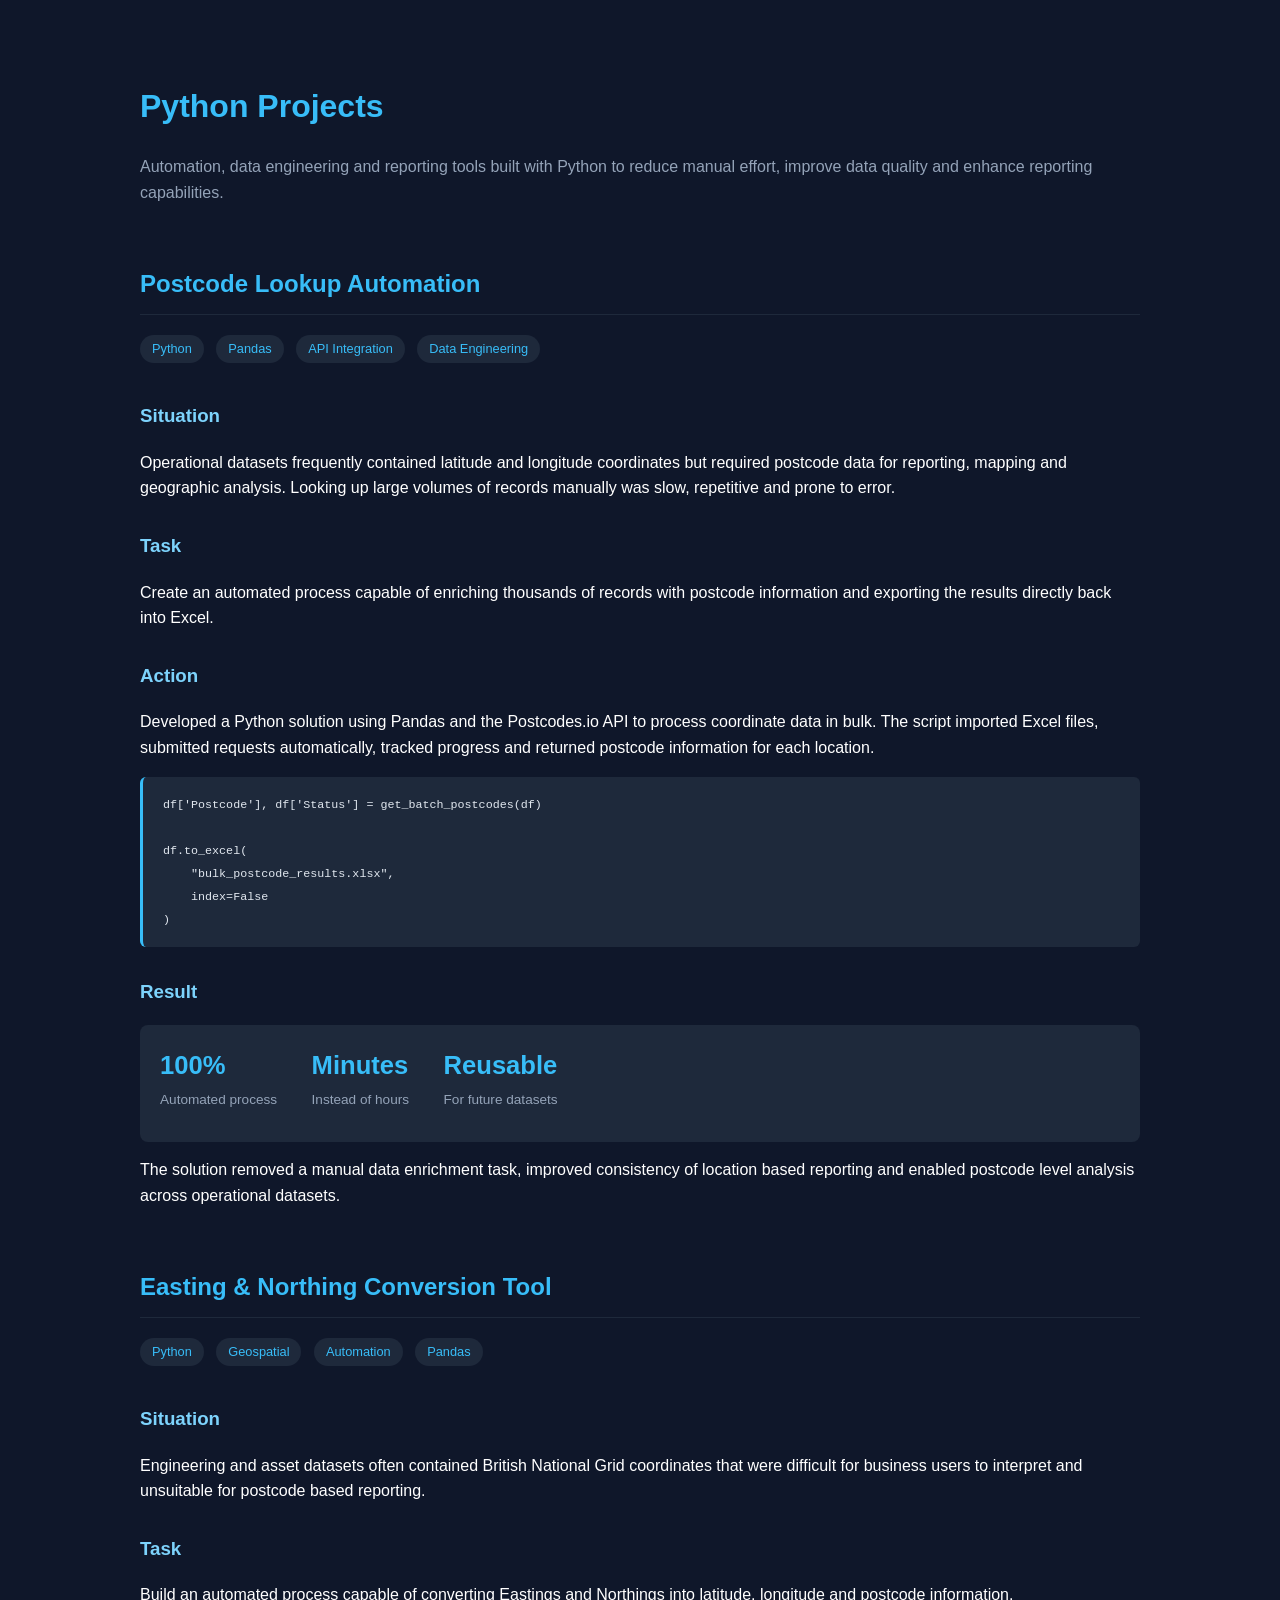
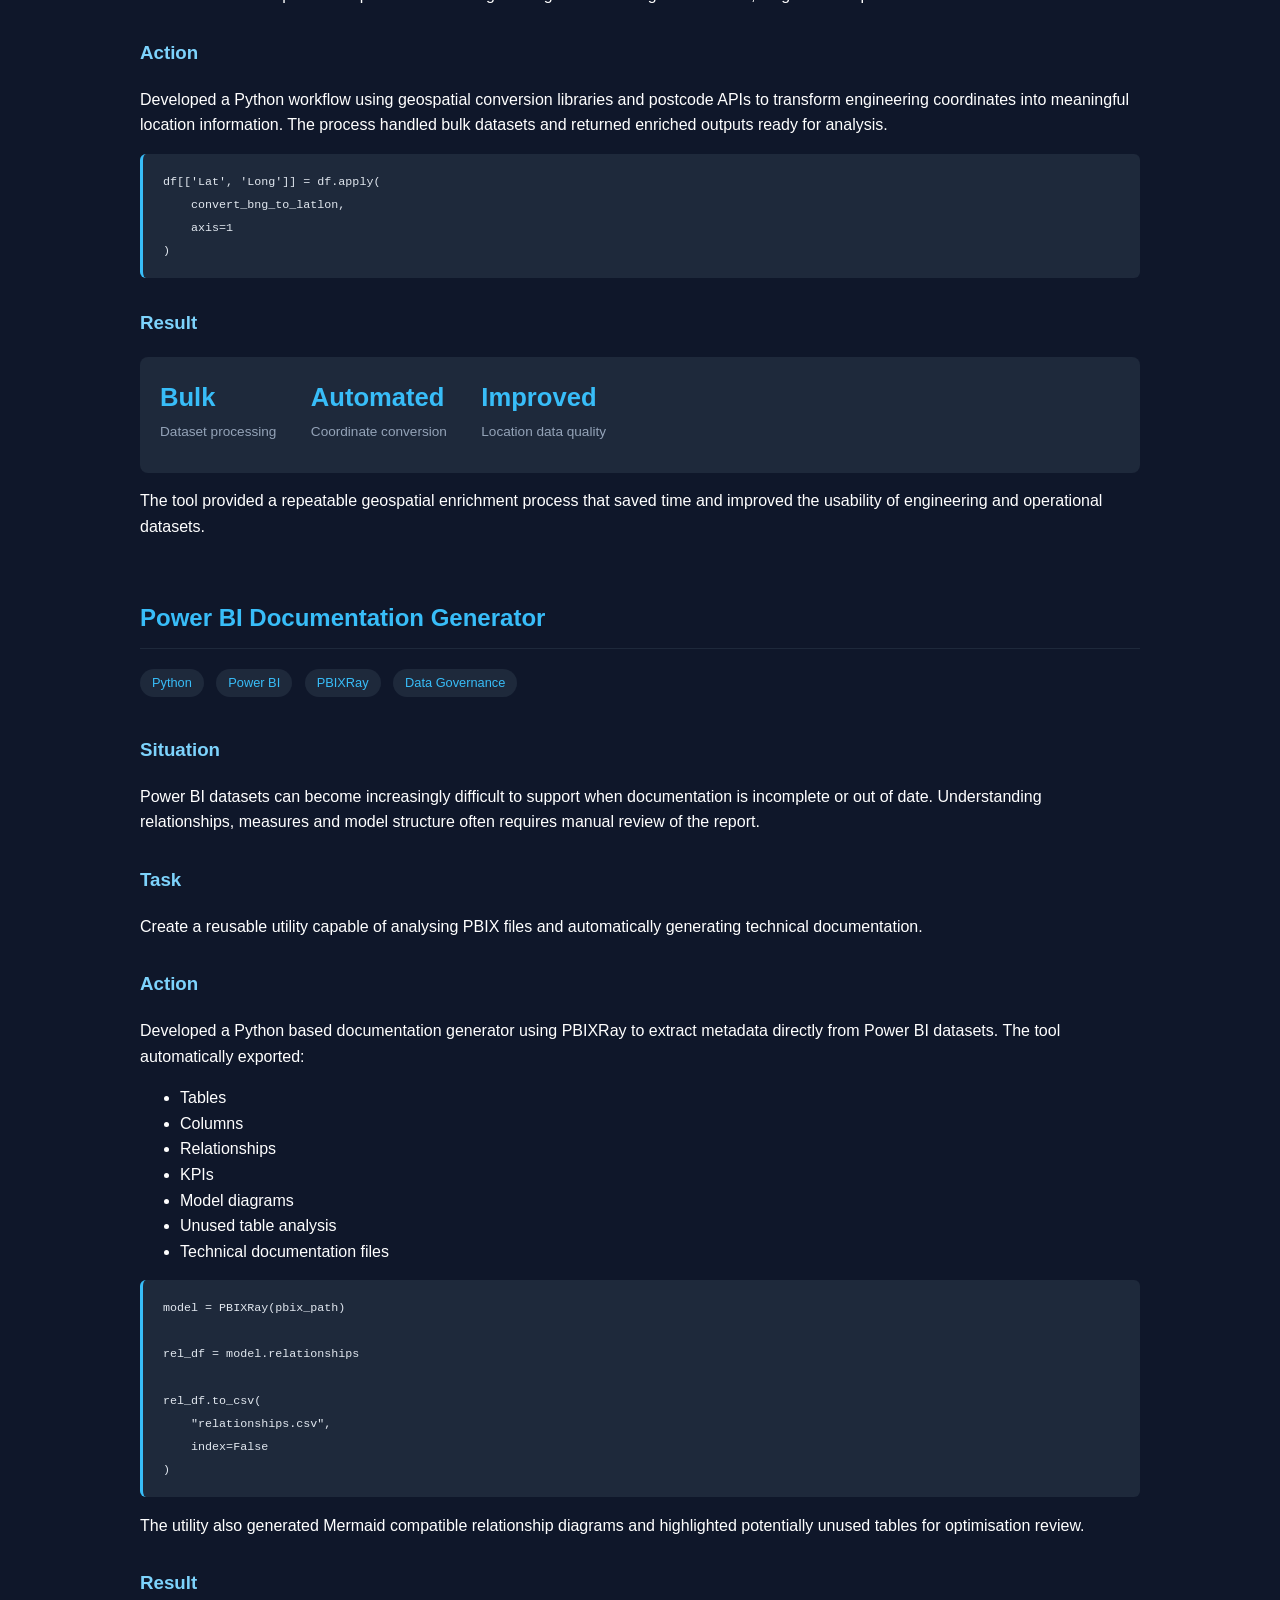
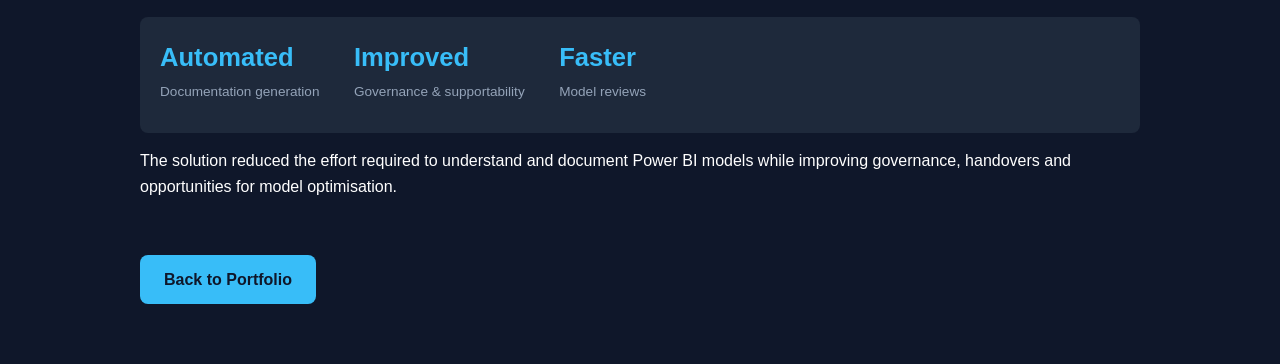
<file: python-projects.html>
<!DOCTYPE html>
<html lang="en">

<head>
    <meta charset="UTF-8">
    <meta name="viewport" content="width=device-width, initial-scale=1.0">
    <title>Python Projects | Dan Andrew</title>

    <style>
        body {
            background: #0f172a;
            color: #ffffff;
            font-family: 'Segoe UI', sans-serif;
            max-width: 1000px;
            margin: auto;
            padding: 60px 30px;
            line-height: 1.6;
        }

        h1 {
            color: #38bdf8;
        }

        h2 {
            margin-top: 60px;
            color: #38bdf8;
            border-bottom: 1px solid #1e293b;
            padding-bottom: 10px;
        }

        h3 {
            color: #7dd3fc;
            margin-top: 30px;
        }

        .section {
            margin-bottom: 25px;
        }

        .tag {
            display: inline-block;
            background: #1e293b;
            color: #38bdf8;
            padding: 4px 12px;
            border-radius: 20px;
            font-size: 0.8em;
            margin-right: 8px;
            margin-bottom: 8px;
        }

        pre {
            background: #1e293b;
            border-left: 3px solid #38bdf8;
            padding: 16px 20px;
            border-radius: 6px;
            overflow-x: auto;
            font-family: 'Consolas', 'Courier New', monospace;
            font-size: 0.9em;
            color: #e2e8f0;
        }

        .result-box {
            background: #1e293b;
            border-radius: 8px;
            padding: 20px;
            margin-top: 15px;
        }

        .stat {
            display: inline-block;
            margin-right: 30px;
            margin-bottom: 10px;
        }

        .stat-value {
            font-size: 1.6em;
            font-weight: bold;
            color: #38bdf8;
            display: block;
        }

        .stat-label {
            font-size: 0.85em;
            color: #94a3b8;
        }

        .back-btn {
            display: inline-block;
            margin-top: 30px;
            background: #38bdf8;
            color: #0f172a;
            padding: 12px 24px;
            text-decoration: none;
            border-radius: 8px;
            font-weight: bold;
        }
    </style>

</head>

<body>

    <h1>Python Projects</h1>

    <p style="color:#94a3b8;">
        Automation, data engineering and reporting tools built with Python to reduce manual effort,
        improve data quality and enhance reporting capabilities.
    </p>

    <!-- ===================== PROJECT 1 ===================== -->

    <h2>Postcode Lookup Automation</h2>

    <div>
        <span class="tag">Python</span>
        <span class="tag">Pandas</span>
        <span class="tag">API Integration</span>
        <span class="tag">Data Engineering</span>
    </div>

    <div class="section">
        <h3>Situation</h3>
        <p>
            Operational datasets frequently contained latitude and longitude coordinates but required
            postcode data for reporting, mapping and geographic analysis. Looking up large volumes of records
            manually was slow, repetitive and prone to error.
        </p>
    </div>

    <div class="section">
        <h3>Task</h3>
        <p>
            Create an automated process capable of enriching thousands of records with postcode information
            and exporting the results directly back into Excel.
        </p>
    </div>

    <div class="section">
        <h3>Action</h3>
        <p>
            Developed a Python solution using Pandas and the Postcodes.io API to process coordinate data in
            bulk. The script imported Excel files, submitted requests automatically, tracked progress and
            returned postcode information for each location.
        </p>

        <pre><code>df['Postcode'], df['Status'] = get_batch_postcodes(df)

df.to_excel(
    "bulk_postcode_results.xlsx",
    index=False
)</code></pre>
    </div>

    <div class="section">
        <h3>Result</h3>

        <div class="result-box">
            <div class="stat">
                <span class="stat-value">100%</span>
                <span class="stat-label">Automated process</span>
            </div>

            <div class="stat">
                <span class="stat-value">Minutes</span>
                <span class="stat-label">Instead of hours</span>
            </div>

            <div class="stat">
                <span class="stat-value">Reusable</span>
                <span class="stat-label">For future datasets</span>
            </div>
        </div>

        <p style="margin-top:15px;">
            The solution removed a manual data enrichment task, improved consistency of location based
            reporting and enabled postcode level analysis across operational datasets.
        </p>
    </div>

    <!-- ===================== PROJECT 2 ===================== -->

    <h2>Easting & Northing Conversion Tool</h2>

    <div>
        <span class="tag">Python</span>
        <span class="tag">Geospatial</span>
        <span class="tag">Automation</span>
        <span class="tag">Pandas</span>
    </div>

    <div class="section">
        <h3>Situation</h3>
        <p>
            Engineering and asset datasets often contained British National Grid coordinates that were
            difficult for business users to interpret and unsuitable for postcode based reporting.
        </p>
    </div>

    <div class="section">
        <h3>Task</h3>
        <p>
            Build an automated process capable of converting Eastings and Northings into latitude,
            longitude and postcode information.
        </p>
    </div>

    <div class="section">
        <h3>Action</h3>
        <p>
            Developed a Python workflow using geospatial conversion libraries and postcode APIs to transform
            engineering coordinates into meaningful location information. The process handled bulk datasets
            and returned enriched outputs ready for analysis.
        </p>

        <pre><code>df[['Lat', 'Long']] = df.apply(
    convert_bng_to_latlon,
    axis=1
)</code></pre>
    </div>

    <div class="section">
        <h3>Result</h3>

        <div class="result-box">
            <div class="stat">
                <span class="stat-value">Bulk</span>
                <span class="stat-label">Dataset processing</span>
            </div>

            <div class="stat">
                <span class="stat-value">Automated</span>
                <span class="stat-label">Coordinate conversion</span>
            </div>

            <div class="stat">
                <span class="stat-value">Improved</span>
                <span class="stat-label">Location data quality</span>
            </div>
        </div>

        <p style="margin-top:15px;">
            The tool provided a repeatable geospatial enrichment process that saved time and improved the
            usability of engineering and operational datasets.
        </p>
    </div>

    <!-- ===================== PROJECT 3 ===================== -->

    <h2>Power BI Documentation Generator</h2>

    <div>
        <span class="tag">Python</span>
        <span class="tag">Power BI</span>
        <span class="tag">PBIXRay</span>
        <span class="tag">Data Governance</span>
    </div>

    <div class="section">
        <h3>Situation</h3>
        <p>
            Power BI datasets can become increasingly difficult to support when documentation is incomplete
            or out of date. Understanding relationships, measures and model structure often requires manual
            review of the report.
        </p>
    </div>

    <div class="section">
        <h3>Task</h3>
        <p>
            Create a reusable utility capable of analysing PBIX files and automatically generating technical
            documentation.
        </p>
    </div>

    <div class="section">
        <h3>Action</h3>

        <p>
            Developed a Python based documentation generator using PBIXRay to extract metadata directly from
            Power BI datasets. The tool automatically exported:
        </p>

        <ul>
            <li>Tables</li>
            <li>Columns</li>
            <li>Relationships</li>
            <li>KPIs</li>
            <li>Model diagrams</li>
            <li>Unused table analysis</li>
            <li>Technical documentation files</li>
        </ul>

        <pre><code>model = PBIXRay(pbix_path)

rel_df = model.relationships

rel_df.to_csv(
    "relationships.csv",
    index=False
)</code></pre>

        <p>
            The utility also generated Mermaid compatible relationship diagrams and highlighted potentially
            unused tables for optimisation review.
        </p>
    </div>

    <div class="section">
        <h3>Result</h3>

        <div class="result-box">
            <div class="stat">
                <span class="stat-value">Automated</span>
                <span class="stat-label">Documentation generation</span>
            </div>

            <div class="stat">
                <span class="stat-value">Improved</span>
                <span class="stat-label">Governance & supportability</span>
            </div>

            <div class="stat">
                <span class="stat-value">Faster</span>
                <span class="stat-label">Model reviews</span>
            </div>
        </div>

        <p style="margin-top:15px;">
            The solution reduced the effort required to understand and document Power BI models while
            improving governance, handovers and opportunities for model optimisation.
        </p>
    </div>

    <a href="index.html" class="back-btn">
        Back to Portfolio
    </a>

</body>

</html>
</file>
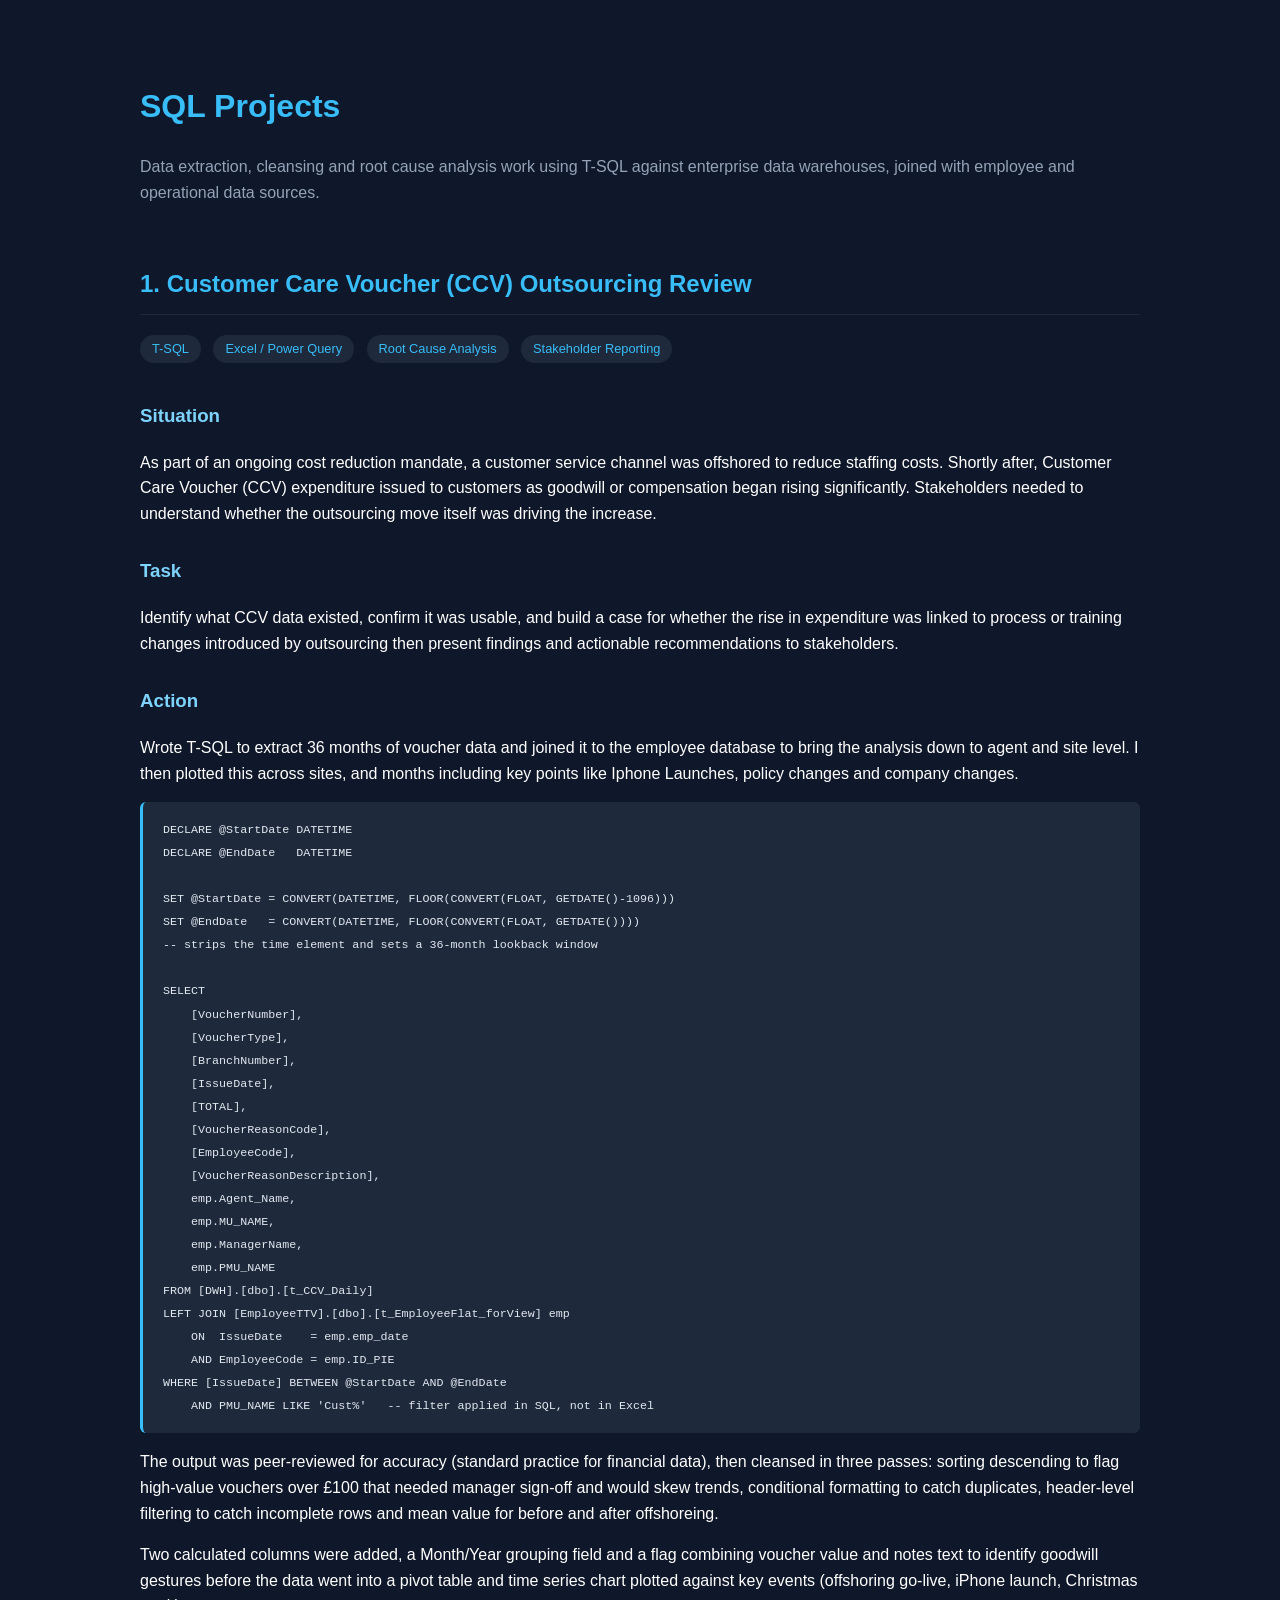
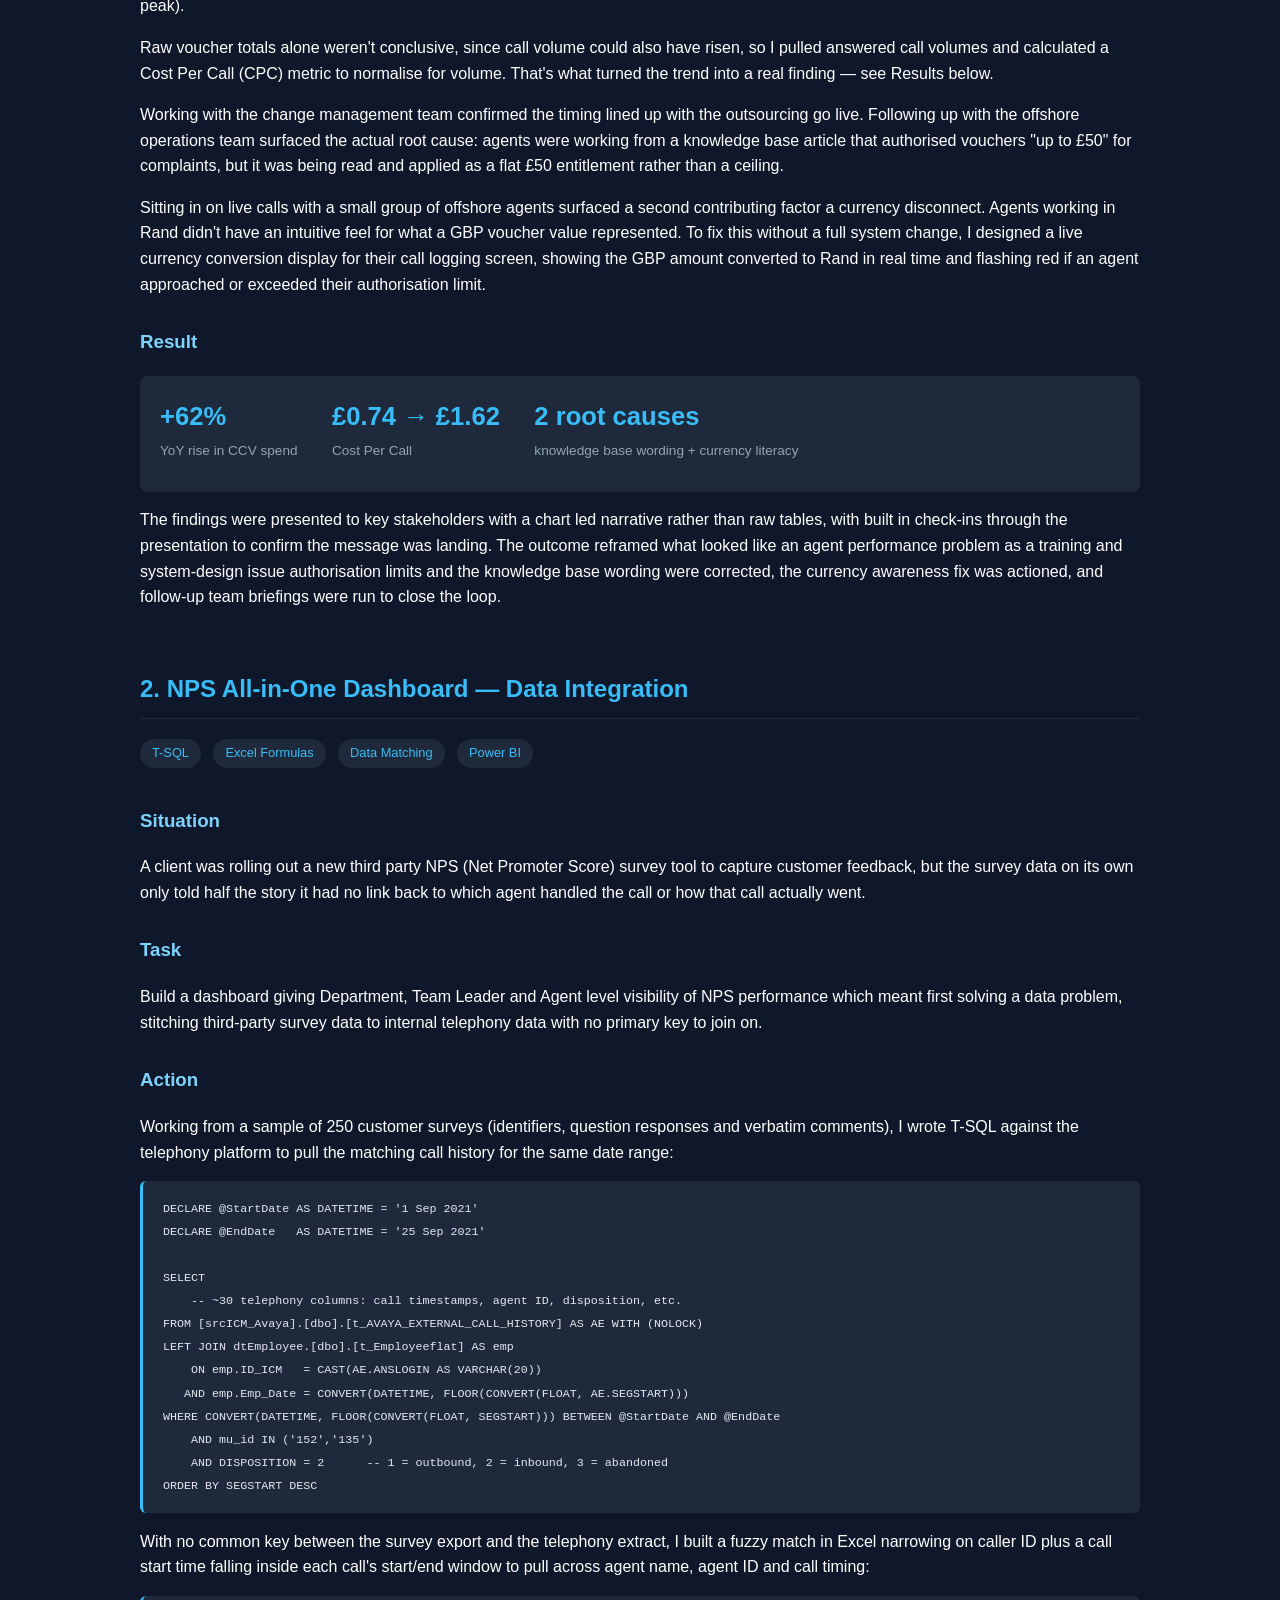
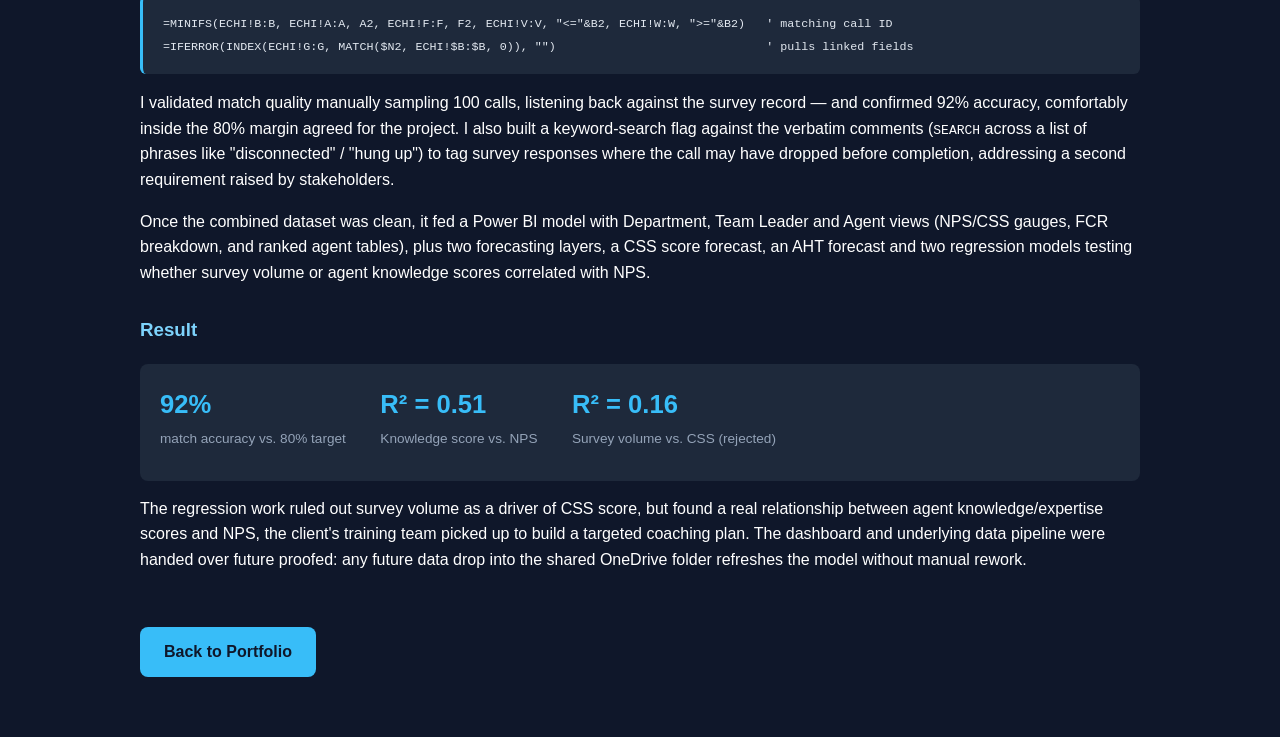
<file: sql-projects.html>
<!DOCTYPE html>
<html lang="en">

<head>
    <meta charset="UTF-8">
    <meta name="viewport" content="width=device-width, initial-scale=1.0">
    <title>SQL Projects | Daniel Andrew</title>

    <style>
        body {
            background: #0f172a;
            color: #ffffff;
            font-family: 'Segoe UI', sans-serif;
            max-width: 1000px;
            margin: auto;
            padding: 60px 30px;
            line-height: 1.6;
        }

        h1 {
            color: #38bdf8;
        }

        h2 {
            margin-top: 60px;
            color: #38bdf8;
            border-bottom: 1px solid #1e293b;
            padding-bottom: 10px;
        }

        h3 {
            color: #7dd3fc;
            margin-top: 30px;
        }

        .section {
            margin-bottom: 25px;
        }

        .tag {
            display: inline-block;
            background: #1e293b;
            color: #38bdf8;
            padding: 4px 12px;
            border-radius: 20px;
            font-size: 0.8em;
            margin-right: 8px;
            margin-bottom: 8px;
        }

        pre {
            background: #1e293b;
            border-left: 3px solid #38bdf8;
            padding: 16px 20px;
            border-radius: 6px;
            overflow-x: auto;
            font-family: 'Consolas', 'Courier New', monospace;
            font-size: 0.9em;
            color: #e2e8f0;
        }

        .result-box {
            background: #1e293b;
            border-radius: 8px;
            padding: 20px;
            margin-top: 15px;
        }

        .stat {
            display: inline-block;
            margin-right: 30px;
            margin-bottom: 10px;
        }

        .stat-value {
            font-size: 1.6em;
            font-weight: bold;
            color: #38bdf8;
            display: block;
        }

        .stat-label {
            font-size: 0.85em;
            color: #94a3b8;
        }

        .back-btn {
            display: inline-block;
            margin-top: 30px;
            background: #38bdf8;
            color: #0f172a;
            padding: 12px 24px;
            text-decoration: none;
            border-radius: 8px;
            font-weight: bold;
        }
    </style>

</head>

<body>

    <h1>SQL Projects</h1>
    <p style="color:#94a3b8;">Data extraction, cleansing and root cause analysis work using T-SQL against enterprise
        data warehouses, joined with employee and operational data sources.</p>

    <!-- ===================== PROJECT 1 ===================== -->
    <h2>1. Customer Care Voucher (CCV) Outsourcing Review</h2>
    <div>
        <span class="tag">T-SQL</span>
        <span class="tag">Excel / Power Query</span>
        <span class="tag">Root Cause Analysis</span>
        <span class="tag">Stakeholder Reporting</span>
    </div>

    <div class="section">
        <h3>Situation</h3>
        <p>
            As part of an ongoing cost reduction mandate, a customer service channel was offshored
            to reduce staffing costs. Shortly after, Customer Care Voucher (CCV) expenditure issued to
            customers as goodwill or compensation began rising significantly. Stakeholders needed to understand whether the
            outsourcing move itself was driving the increase.
        </p>
    </div>

    <div class="section">
        <h3>Task</h3>
        <p>
            Identify what CCV data existed, confirm it was usable, and build a case for whether the rise in
            expenditure was linked to process or training changes introduced by outsourcing then present
            findings and actionable recommendations to stakeholders.
        </p>
    </div>

    <div class="section">
        <h3>Action</h3>
        <p>
            Wrote T-SQL to extract 36 months of voucher data and joined it to the employee database to bring
            the analysis down to agent and site level.

            I then plotted this across sites, and months including key points like Iphone Launches, policy changes and company changes.
        </p>

        <pre><code>DECLARE @StartDate DATETIME
DECLARE @EndDate   DATETIME

SET @StartDate = CONVERT(DATETIME, FLOOR(CONVERT(FLOAT, GETDATE()-1096)))
SET @EndDate   = CONVERT(DATETIME, FLOOR(CONVERT(FLOAT, GETDATE())))
-- strips the time element and sets a 36-month lookback window

SELECT
    [VoucherNumber],
    [VoucherType],
    [BranchNumber],
    [IssueDate],
    [TOTAL],
    [VoucherReasonCode],
    [EmployeeCode],
    [VoucherReasonDescription],
    emp.Agent_Name,
    emp.MU_NAME,
    emp.ManagerName,
    emp.PMU_NAME
FROM [DWH].[dbo].[t_CCV_Daily]
LEFT JOIN [EmployeeTTV].[dbo].[t_EmployeeFlat_forView] emp
    ON  IssueDate    = emp.emp_date
    AND EmployeeCode = emp.ID_PIE
WHERE [IssueDate] BETWEEN @StartDate AND @EndDate
    AND PMU_NAME LIKE 'Cust%'   -- filter applied in SQL, not in Excel</code></pre>

        <p>
            The output was peer-reviewed for accuracy (standard practice for financial data), then cleansed in
            three passes: sorting descending to flag high-value vouchers over £100 that needed manager sign-off
            and would skew trends, conditional formatting to catch duplicates, header-level filtering to
            catch incomplete rows and mean value for before and after offshoreing.
        </p>
        <p>
            Two calculated columns were added, a Month/Year grouping field and a flag combining voucher value
            and notes text to identify goodwill gestures before the data went into a pivot table and time
            series chart plotted against key events (offshoring go-live, iPhone launch, Christmas peak).
        </p>
        <p>
            Raw voucher totals alone weren't conclusive, since call volume could also have risen, so I pulled
            answered call volumes and calculated a Cost Per Call (CPC) metric to normalise for volume. That's
            what turned the trend into a real finding — see Results below.
        </p>
        <p>
            Working with the change management team confirmed the timing lined up with the outsourcing go live.
            Following up with the offshore operations team surfaced the actual root cause: agents were working
            from a knowledge base article that authorised vouchers "up to £50" for complaints, but it was being
            read and applied as a flat £50 entitlement rather than a ceiling.
        </p>
        <p>
            Sitting in on live calls with a small group of offshore agents surfaced a second contributing
            factor a currency disconnect. Agents working in Rand didn't have an intuitive feel for what a
            GBP voucher value represented. To fix this without a full system change, I designed a live currency
            conversion display for their call logging screen, showing the GBP amount converted to Rand in real
            time and flashing red if an agent approached or exceeded their authorisation limit.
        </p>
    </div>

    <div class="section">
        <h3>Result</h3>
        <div class="result-box">
            <div class="stat">
                <span class="stat-value">+62%</span>
                <span class="stat-label">YoY rise in CCV spend</span>
            </div>
            <div class="stat">
                <span class="stat-value">£0.74 → £1.62</span>
                <span class="stat-label">Cost Per Call</span>
            </div>
            <div class="stat">
                <span class="stat-value">2 root causes</span>
                <span class="stat-label">knowledge base wording + currency literacy</span>
            </div>
        </div>
        <p style="margin-top:15px;">
            The findings were presented to key stakeholders with a chart led narrative rather than raw tables,
            with built in check-ins through the presentation to confirm the message was landing. The outcome
            reframed what looked like an agent performance problem as a training and system-design issue
            authorisation limits and the knowledge base wording were corrected, the currency awareness fix was
            actioned, and follow-up team briefings were run to close the loop.
        </p>
    </div>

    <!-- ===================== PROJECT 2 ===================== -->
    <h2>2. NPS All-in-One Dashboard — Data Integration</h2>
    <div>
        <span class="tag">T-SQL</span>
        <span class="tag">Excel Formulas</span>
        <span class="tag">Data Matching</span>
        <span class="tag">Power BI</span>
    </div>

    <div class="section">
        <h3>Situation</h3>
        <p>
            A client was rolling out a new third party NPS (Net Promoter Score) survey tool to capture customer
            feedback, but the survey data on its own only told half the story it had no link back to which
            agent handled the call or how that call actually went.
        </p>
    </div>

    <div class="section">
        <h3>Task</h3>
        <p>
            Build a dashboard giving Department, Team Leader and Agent level visibility of NPS performance 
            which meant first solving a data problem, stitching third-party survey data to internal telephony
            data with no primary key to join on.
        </p>
    </div>

    <div class="section">
        <h3>Action</h3>
        <p>
            Working from a sample of 250 customer surveys (identifiers, question responses and verbatim
            comments), I wrote T-SQL against the telephony platform to pull the matching call history for the
            same date range:
        </p>

        <pre><code>DECLARE @StartDate AS DATETIME = '1 Sep 2021'
DECLARE @EndDate   AS DATETIME = '25 Sep 2021'

SELECT
    -- ~30 telephony columns: call timestamps, agent ID, disposition, etc.
FROM [srcICM_Avaya].[dbo].[t_AVAYA_EXTERNAL_CALL_HISTORY] AS AE WITH (NOLOCK)
LEFT JOIN dtEmployee.[dbo].[t_Employeeflat] AS emp
    ON emp.ID_ICM   = CAST(AE.ANSLOGIN AS VARCHAR(20))
   AND emp.Emp_Date = CONVERT(DATETIME, FLOOR(CONVERT(FLOAT, AE.SEGSTART)))
WHERE CONVERT(DATETIME, FLOOR(CONVERT(FLOAT, SEGSTART))) BETWEEN @StartDate AND @EndDate
    AND mu_id IN ('152','135')
    AND DISPOSITION = 2      -- 1 = outbound, 2 = inbound, 3 = abandoned
ORDER BY SEGSTART DESC</code></pre>

        <p>
            With no common key between the survey export and the telephony extract, I built a fuzzy match in
            Excel narrowing on caller ID plus a call start time falling inside each call's start/end window 
            to pull across agent name, agent ID and call timing:
        </p>

        <pre><code>=MINIFS(ECHI!B:B, ECHI!A:A, A2, ECHI!F:F, F2, ECHI!V:V, "<="&B2, ECHI!W:W, ">="&B2)   ' matching call ID
=IFERROR(INDEX(ECHI!G:G, MATCH($N2, ECHI!$B:$B, 0)), "")                              ' pulls linked fields</code></pre>

        <p>
            I validated match quality manually sampling 100 calls, listening back against the survey record —
            and confirmed 92% accuracy, comfortably inside the 80% margin agreed for the project. I also built a
            keyword-search flag against the verbatim comments (<code>SEARCH</code> across a list of phrases like
            "disconnected" / "hung up") to tag survey responses where the call may have dropped before
            completion, addressing a second requirement raised by stakeholders.
        </p>
        <p>
            Once the combined dataset was clean, it fed a Power BI model with Department, Team Leader and Agent
            views (NPS/CSS gauges, FCR breakdown, and ranked agent tables), plus two forecasting layers, a CSS
            score forecast, an AHT forecast and two regression models testing whether survey volume or
            agent knowledge scores correlated with NPS.
        </p>
    </div>

    <div class="section">
        <h3>Result</h3>
        <div class="result-box">
            <div class="stat">
                <span class="stat-value">92%</span>
                <span class="stat-label">match accuracy vs. 80% target</span>
            </div>
            <div class="stat">
                <span class="stat-value">R² = 0.51</span>
                <span class="stat-label">Knowledge score vs. NPS</span>
            </div>
            <div class="stat">
                <span class="stat-value">R² = 0.16</span>
                <span class="stat-label">Survey volume vs. CSS (rejected)</span>
            </div>
        </div>
        <p style="margin-top:15px;">
            The regression work ruled out survey volume as a driver of CSS score, but found a real relationship
            between agent knowledge/expertise scores and NPS, the client's training team picked up to
            build a targeted coaching plan. The dashboard and underlying data pipeline were handed over
            future proofed: any future data drop into the shared OneDrive folder refreshes the model without
            manual rework.
        </p>
    </div>

<a href="index.html" class="back-btn">
    Back to Portfolio
</a>

</body>
</html>
</file>
